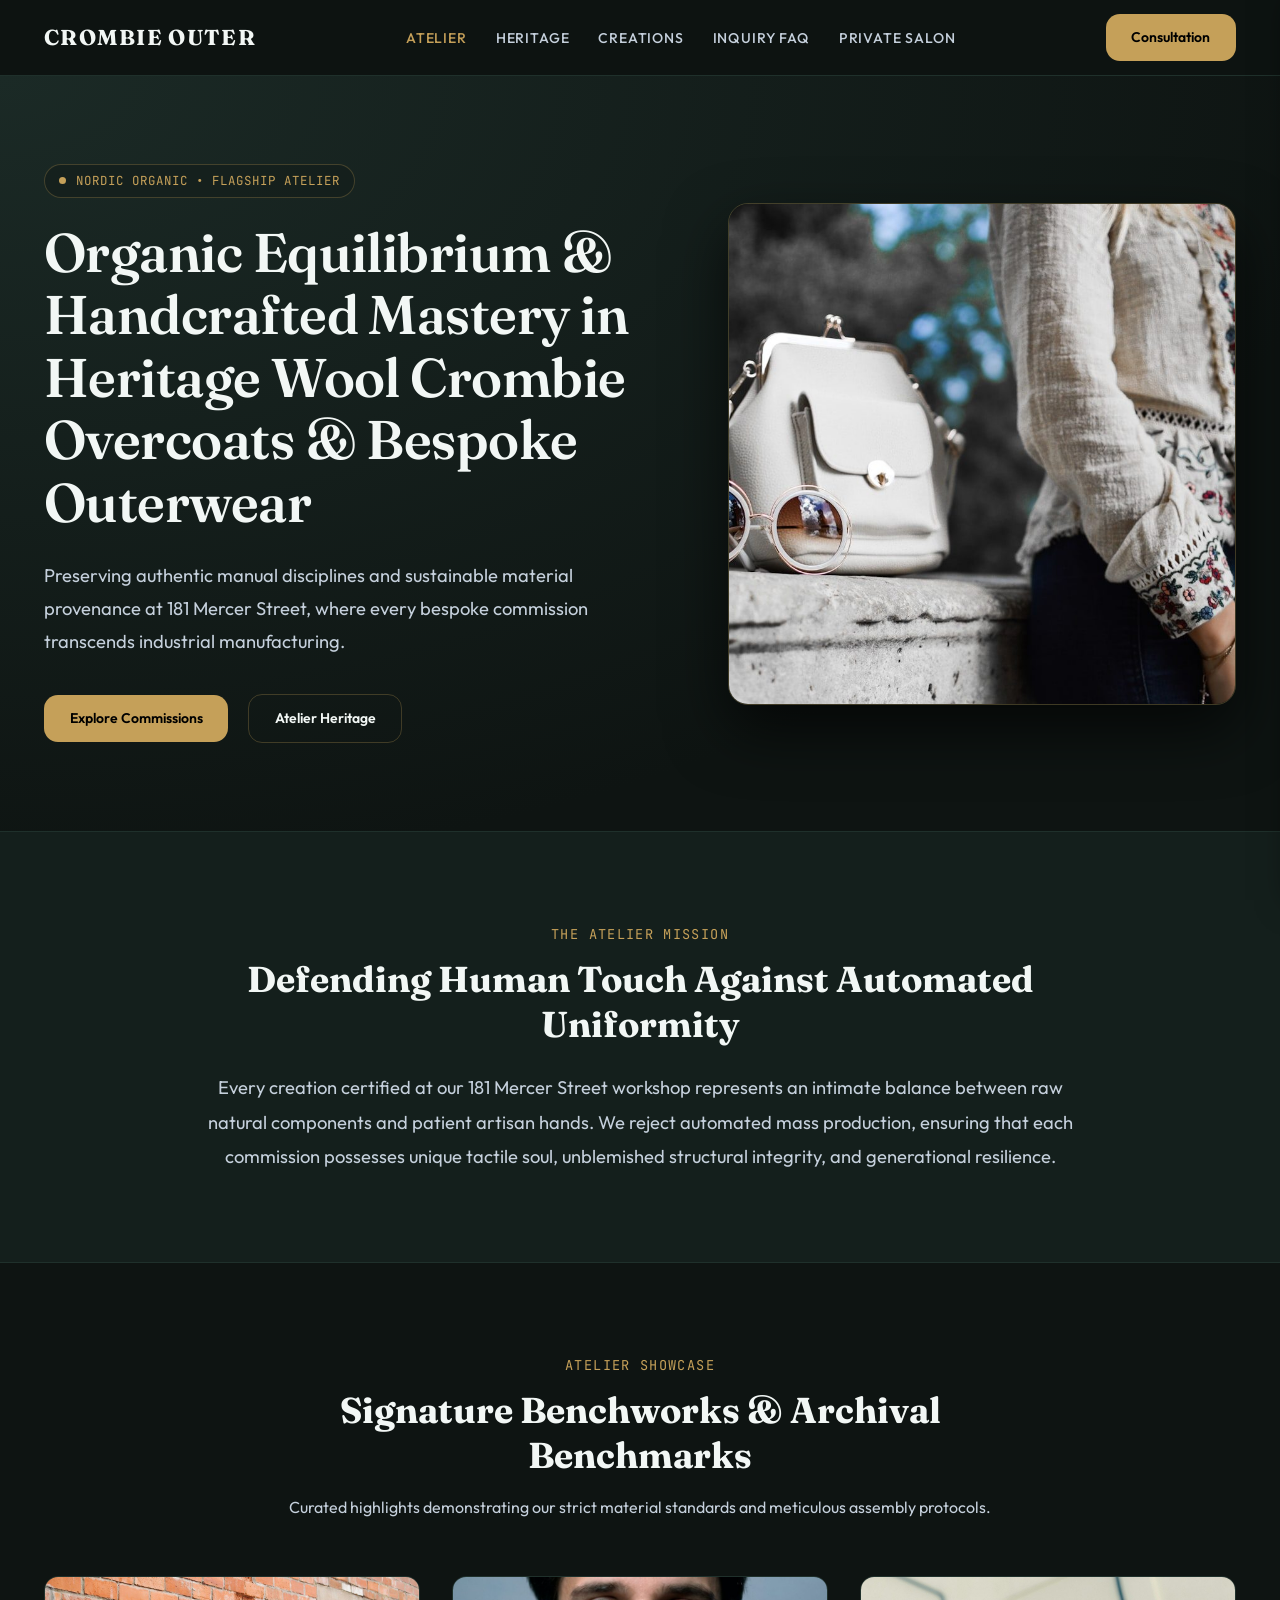
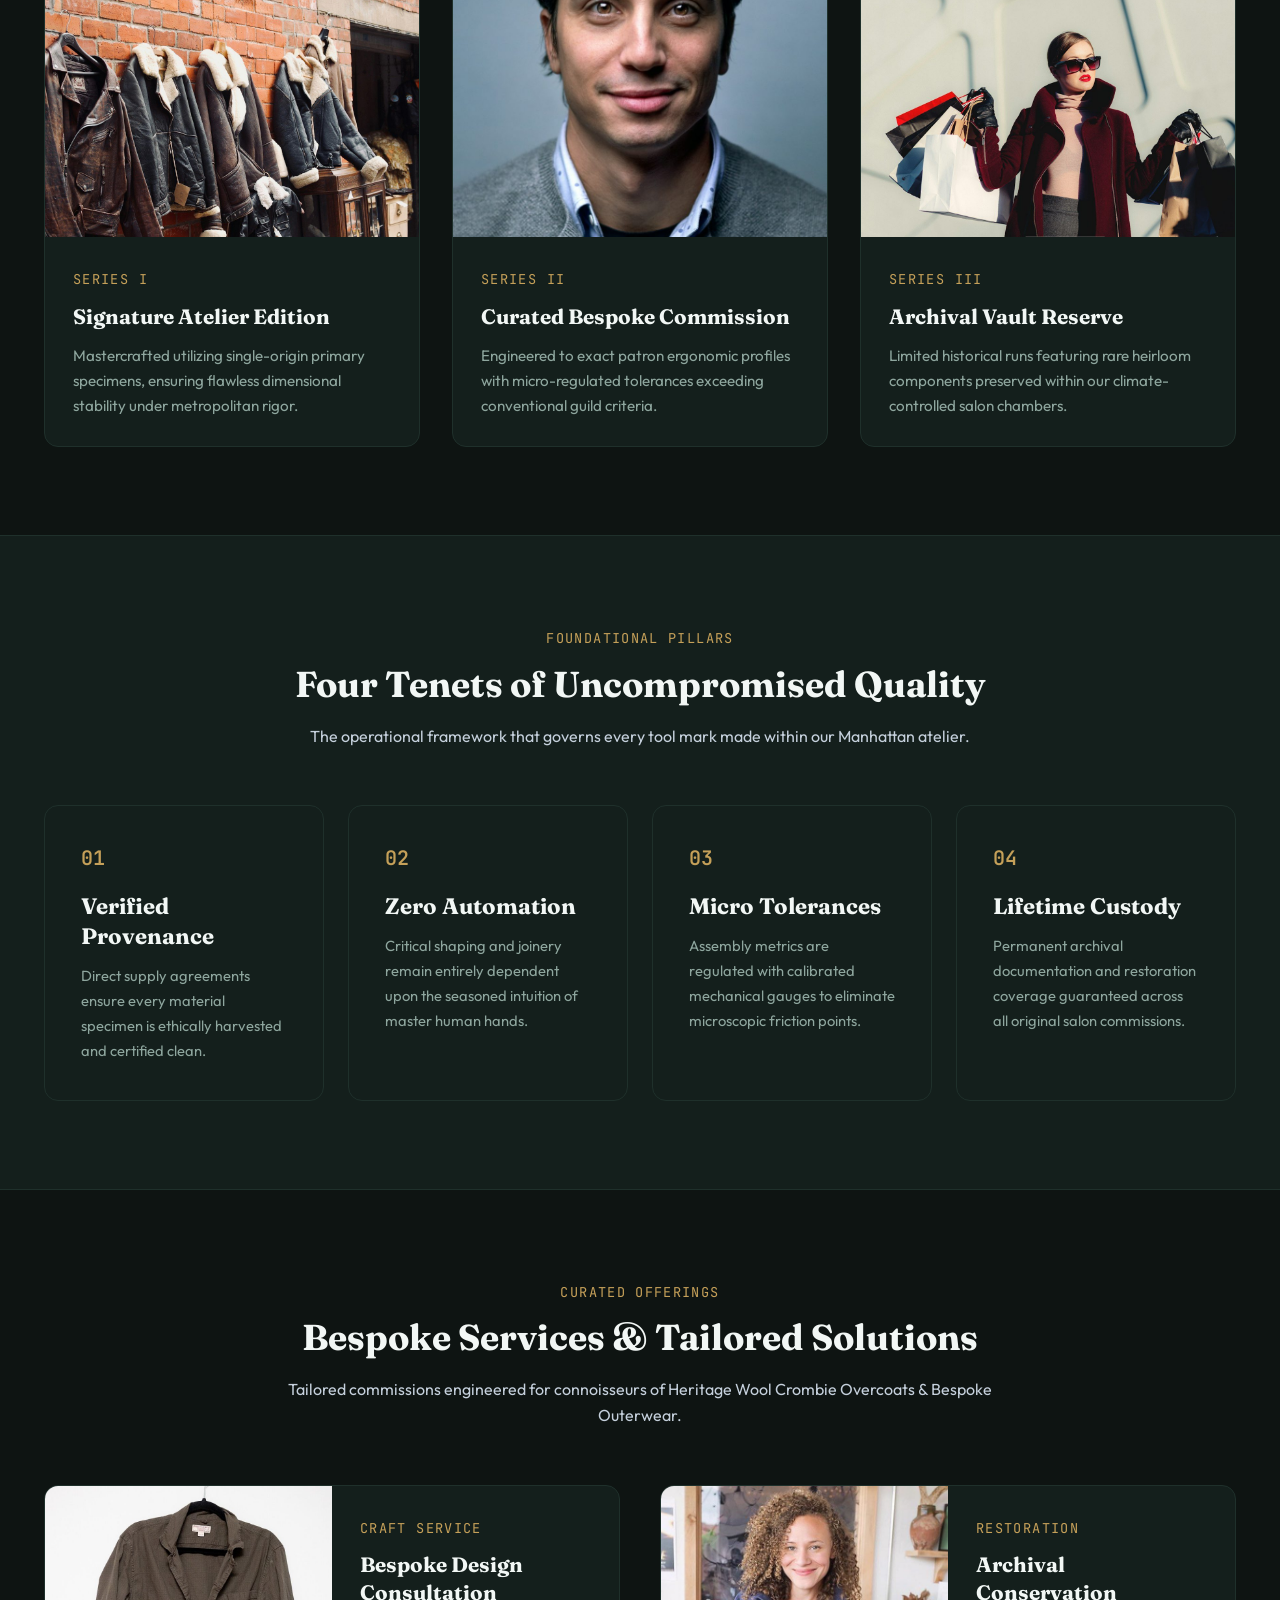
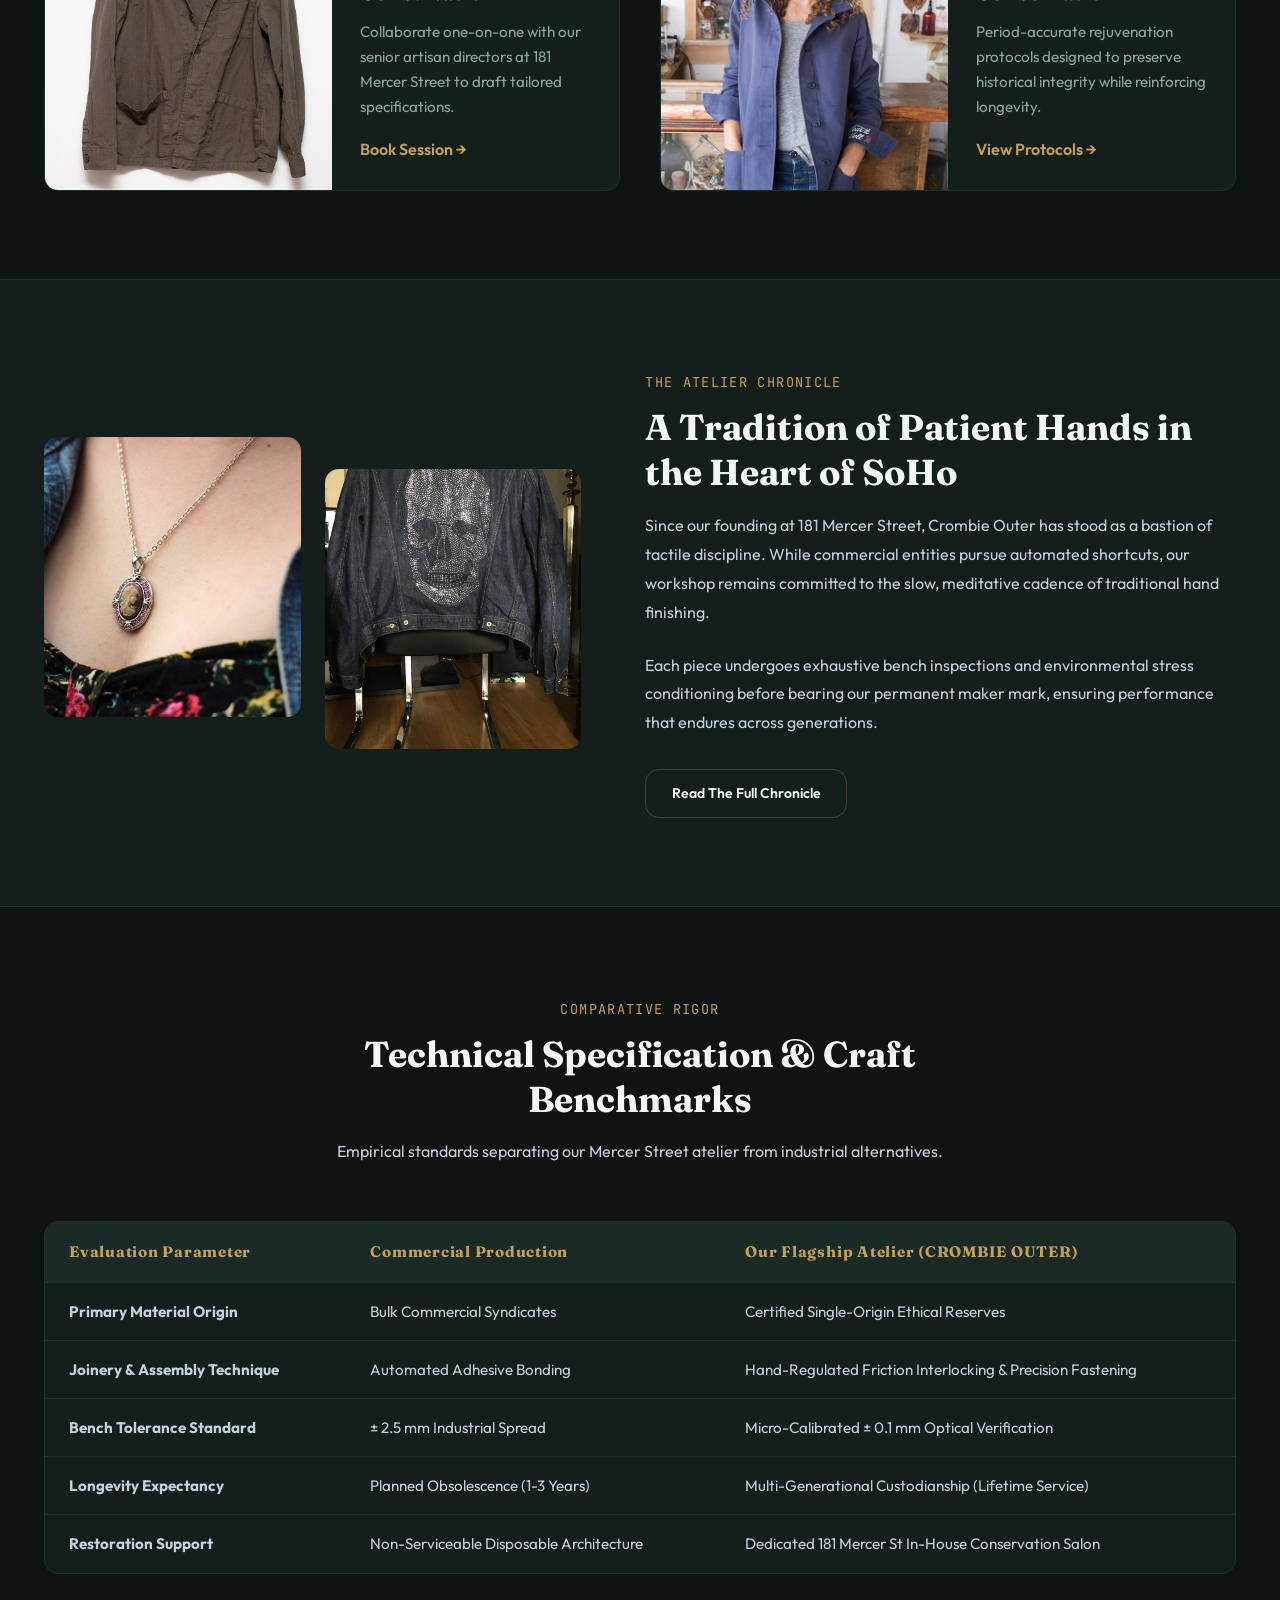
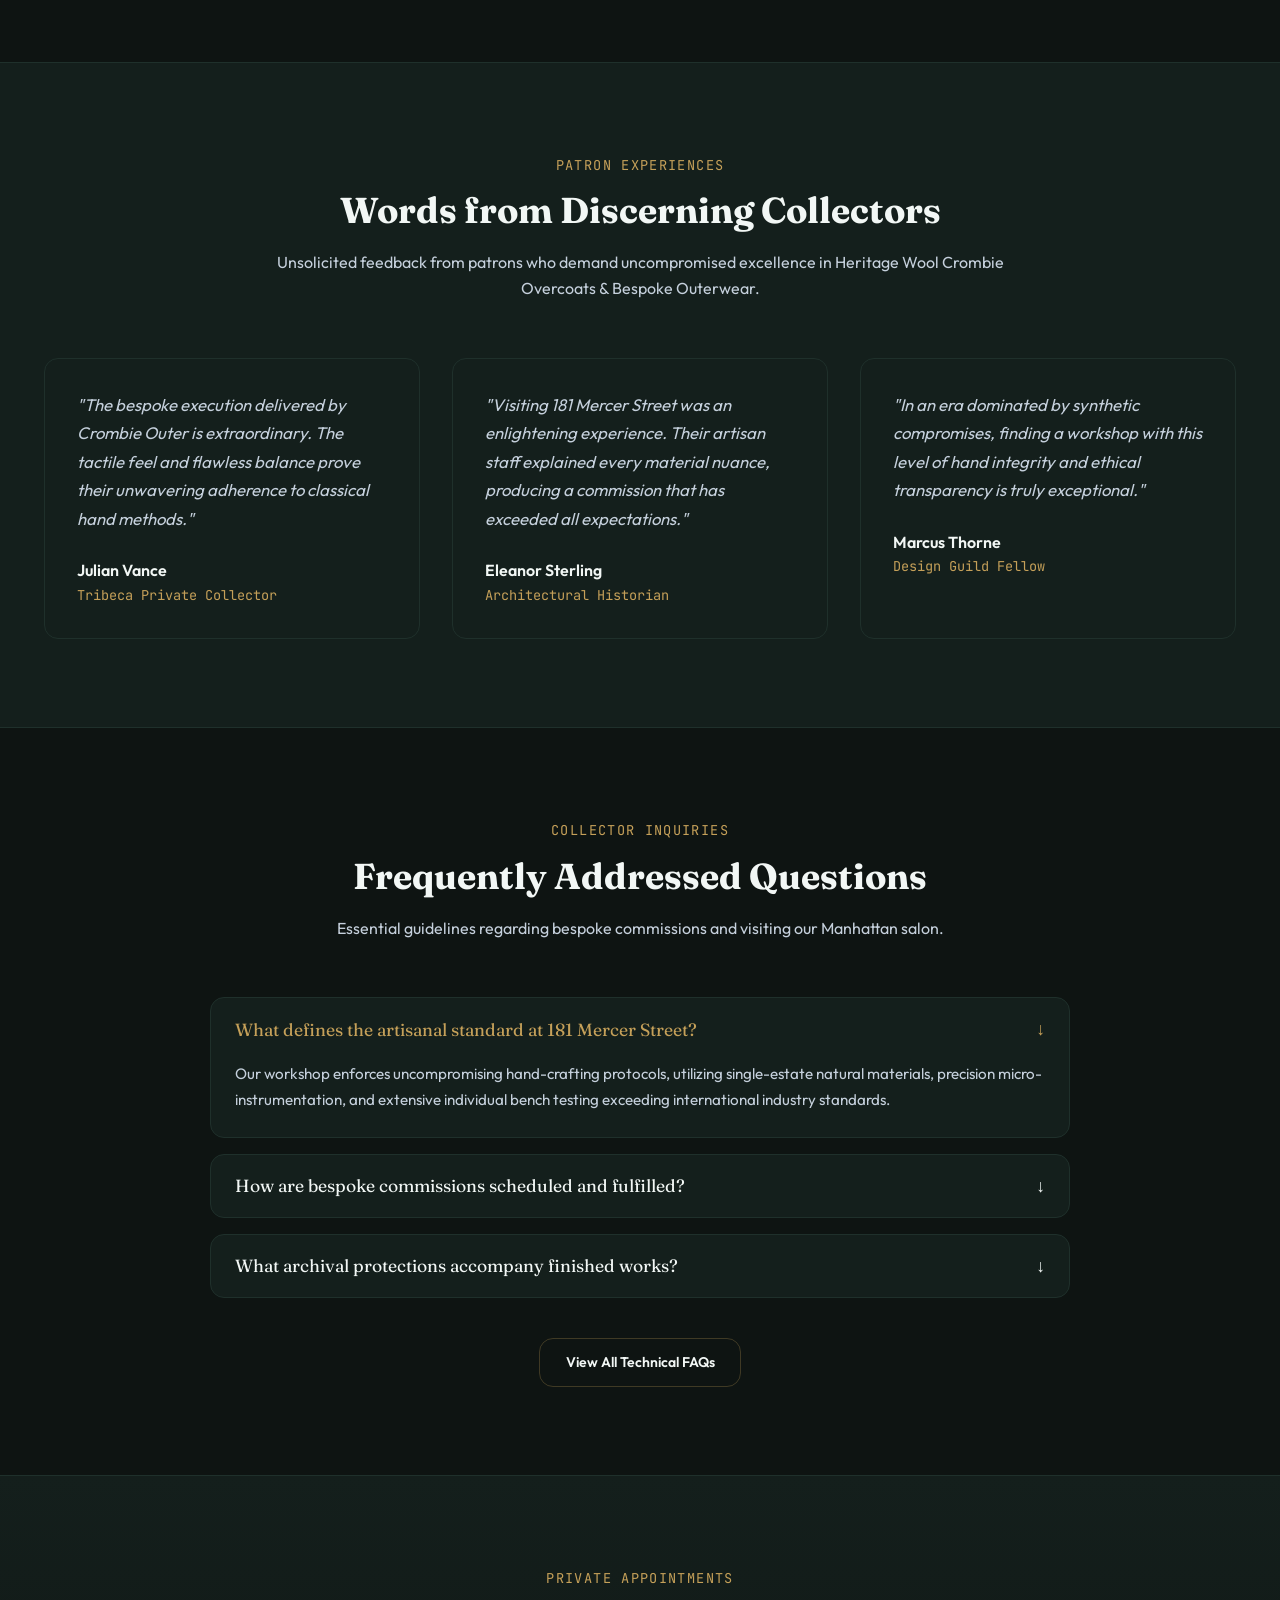
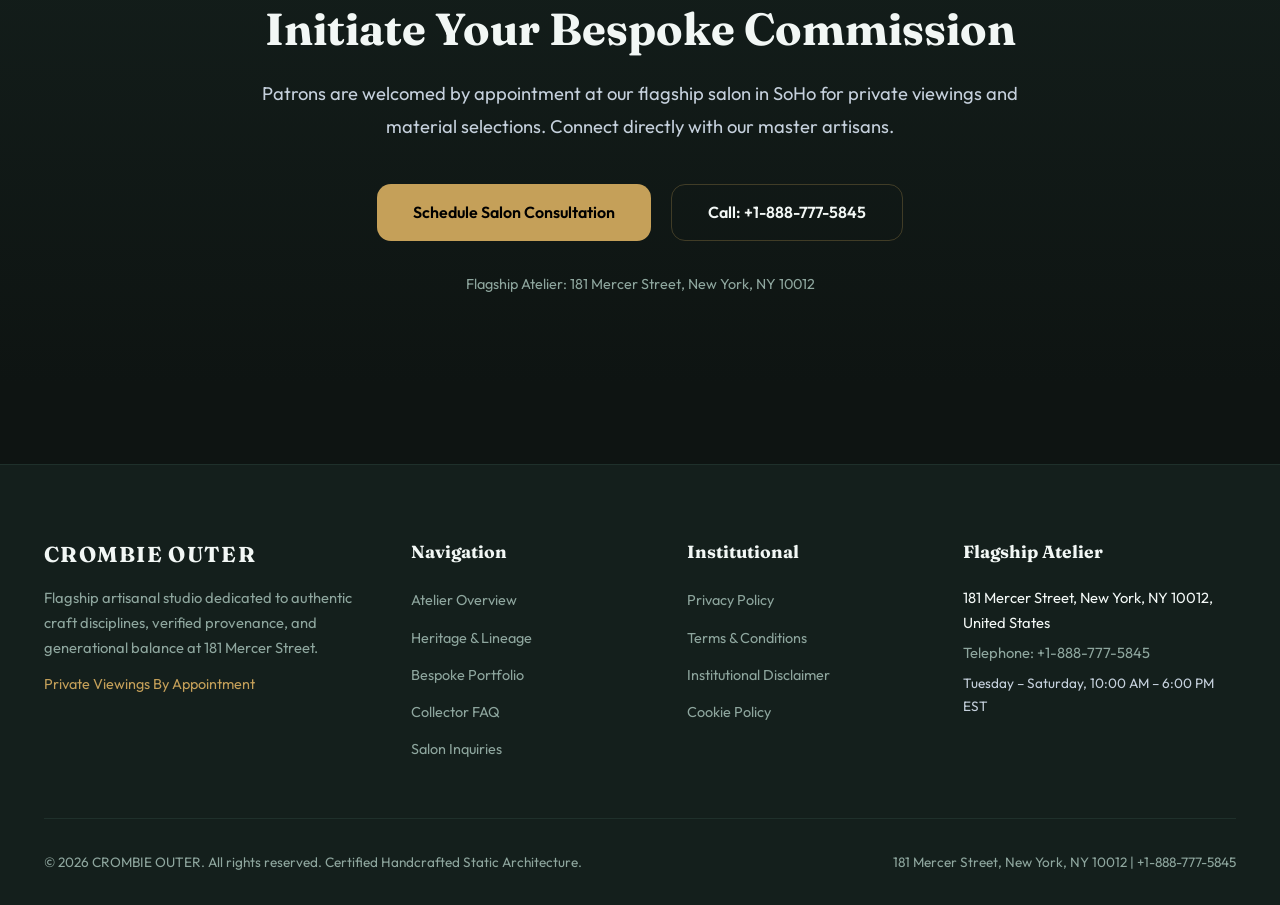
<file: index.html>
<!DOCTYPE html>
<html lang="en">
<head>
  <!-- Google tag (gtag.js) -->
  <script async src="https://www.googletagmanager.com/gtag/js?id=G-0LY0HY7L01"></script>
  <script>
    window.dataLayer = window.dataLayer || [];
    function gtag(){dataLayer.push(arguments);}
    gtag('js', new Date());
    gtag('config', 'G-0LY0HY7L01');
  </script>
  <meta charset="UTF-8">
  <meta name="viewport" content="width=device-width, initial-scale=1.0">
  <title>CROMBIE OUTER | Flagship Atelier</title>
  <meta name="description" content="Discover Crombie Outer at 181 Mercer Street, NYC. Dedicated to Heritage Wool Crombie Overcoats & Bespoke Outerwear and artisanal excellence.">
  <link rel="preconnect" href="https://fonts.googleapis.com">
  <link rel="preconnect" href="https://fonts.gstatic.com" crossorigin>
  <link rel="stylesheet" href="https://fonts.googleapis.com/css2?family=Fraunces:ital,opsz,wght@0,9..144,400..800;1,9..144,400..800&family=Outfit:wght@300;400;500;600;700&family=JetBrains+Mono:wght@400;500&display=swap">
  <link rel="stylesheet" href="assets/css/style.css">
</head>
<body>
<header class="site-header">
  <div class="container header-inner">
    <a href="index.html" class="brand-logo">CROMBIE OUTER</a>
    <ul class="nav-desktop">
      <li><a href="index.html" class="active">Atelier</a></li><li><a href="about.html" class="">Heritage</a></li><li><a href="services.html" class="">Creations</a></li><li><a href="faq.html" class="">Inquiry FAQ</a></li><li><a href="contact.html" class="">Private Salon</a></li>
    </ul>
    <div style="display:flex; align-items:center; gap:1rem;">
      <a href="contact.html" class="btn-primary header-cta-btn">Consultation</a>
      <button class="drawer-toggle" id="drawer-toggle" aria-label="Toggle Navigation Menu">&#9776;</button>
    </div>
  </div>
</header>
<div class="drawer-backdrop" id="drawer-backdrop"></div>
<div class="mobile-drawer" id="mobile-drawer">
  <div class="drawer-header">
    <span class="brand-logo">CROMBIE OUTER</span>
    <button class="drawer-close-btn" id="drawer-close-btn" aria-label="Close Navigation Menu">&times;</button>
  </div>
  <nav class="drawer-nav">
    <a href="index.html" class="active">Atelier</a><a href="about.html" class="">Heritage</a><a href="services.html" class="">Creations</a><a href="faq.html" class="">Inquiry FAQ</a><a href="contact.html" class="">Private Salon</a>
  </nav>
  <div class="drawer-footer">
    <p><strong>181 Mercer Street, NYC</strong></p>
    <p>+1-888-777-5845</p>
  </div>
</div>

  <section class="hero" style="border-bottom:1px solid var(--border-subtle); background:radial-gradient(ellipse at top left, #1b2a26 0%, #0e1412 75%); padding:5.5rem 0;">
    <div class="container" style="display:grid; grid-template-columns:1.1fr 0.9fr; gap:4rem; align-items:center;">
      <div>
        <div style="display:inline-flex; align-items:center; gap:0.6rem; background:rgba(20,31,28,0.7); border:1px solid var(--border-strong); padding:0.35rem 0.9rem; border-radius:999px; margin-bottom:1.5rem;">
          <span style="width:7px; height:7px; border-radius:50%; background:var(--accent-gold);"></span>
          <span style="font-family:var(--font-mono); font-size:0.78rem; color:var(--accent-gold); letter-spacing:0.08em; text-transform:uppercase;">Nordic Organic &bull; Flagship Atelier</span>
        </div>
        <h1 style="font-size:3.4rem; line-height:1.15; letter-spacing:-0.01em; margin-bottom:1.5rem;">Organic Equilibrium & Handcrafted Mastery in Heritage Wool Crombie Overcoats & Bespoke Outerwear</h1>
        <p style="font-size:1.15rem; color:var(--text-secondary); line-height:1.8; margin-bottom:2.25rem;">Preserving authentic manual disciplines and sustainable material provenance at 181 Mercer Street, where every bespoke commission transcends industrial manufacturing.</p>
        <div style="display:flex; gap:1.25rem; align-items:center; flex-wrap:wrap;">
          <a href="services.html" class="btn-primary">Explore Commissions</a>
          <a href="about.html" class="btn-secondary">Atelier Heritage</a>
        </div>
      </div>
      <div style="position:relative;">
        <div style="border-radius:20px; overflow:hidden; border:1px solid var(--border-strong); box-shadow:0 25px 60px rgba(0,0,0,0.65);">
          <img src="assets/images/quilted_liner_jacket_layer.jpg" alt="Onion-quilted ripstop nylon military liner jacket with button-in attachments" style="width:100%; height:500px; object-fit:cover;">
        </div>
      </div>
    </div>
  </section>
  <section class="section-pad" style="background:var(--bg-surface); border-bottom:1px solid var(--border-subtle);">
    <div class="container">
      <div style="max-width:880px; margin:0 auto; text-align:center;">
        <span class="eyebrow">The Atelier Mission</span>
        <h2 style="margin-bottom:1.5rem;">Defending Human Touch Against Automated Uniformity</h2>
        <p style="font-size:1.15rem; color:var(--text-secondary); line-height:1.85;">Every creation certified at our 181 Mercer Street workshop represents an intimate balance between raw natural components and patient artisan hands. We reject automated mass production, ensuring that each commission possesses unique tactile soul, unblemished structural integrity, and generational resilience.</p>
      </div>
    </div>
  </section>
  <section class="section-pad">
    <div class="container">
      <div class="section-header">
        <span class="eyebrow">Atelier Showcase</span>
        <h2>Signature Benchworks & Archival Benchmarks</h2>
        <p style="color:var(--text-secondary);">Curated highlights demonstrating our strict material standards and meticulous assembly protocols.</p>
      </div>
      <div class="grid-3">
        <div class="card">
          <img src="assets/images/tailored_cashmere_car_coat.jpg" alt="Pure charcoal cashmere car coat with storm collar and water-resistant finish">
          <div class="card-body">
            <span class="eyebrow">Series I</span>
            <h3>Signature Atelier Edition</h3>
            <p>Mastercrafted utilizing single-origin primary specimens, ensuring flawless dimensional stability under metropolitan rigor.</p>
          </div>
        </div>
        <div class="card">
          <img src="assets/images/wool_melton_peacoat_jacket.jpg" alt="Naval specification 32-ounce wool melton peacoat with anchor buttons">
          <div class="card-body">
            <span class="eyebrow">Series II</span>
            <h3>Curated Bespoke Commission</h3>
            <p>Engineered to exact patron ergonomic profiles with micro-regulated tolerances exceeding conventional guild criteria.</p>
          </div>
        </div>
        <div class="card">
          <img src="assets/images/quilted_luxury_down_jacket.jpg" alt="Glossy quilted down puffer jacket with high insulation collar">
          <div class="card-body">
            <span class="eyebrow">Series III</span>
            <h3>Archival Vault Reserve</h3>
            <p>Limited historical runs featuring rare heirloom components preserved within our climate-controlled salon chambers.</p>
          </div>
        </div>
      </div>
    </div>
  </section>
  <section class="section-pad" style="background:var(--bg-surface); border-top:1px solid var(--border-subtle); border-bottom:1px solid var(--border-subtle);">
    <div class="container">
      <div class="section-header">
        <span class="eyebrow">Foundational Pillars</span>
        <h2>Four Tenets of Uncompromised Quality</h2>
        <p style="color:var(--text-secondary);">The operational framework that governs every tool mark made within our Manhattan atelier.</p>
      </div>
      <div class="grid-4">
        <div class="pillar-card">
          <span class="pillar-num">01</span>
          <h3>Verified Provenance</h3>
          <p style="color:var(--text-muted); font-size:0.92rem; line-height:1.7;">Direct supply agreements ensure every material specimen is ethically harvested and certified clean.</p>
        </div>
        <div class="pillar-card">
          <span class="pillar-num">02</span>
          <h3>Zero Automation</h3>
          <p style="color:var(--text-muted); font-size:0.92rem; line-height:1.7;">Critical shaping and joinery remain entirely dependent upon the seasoned intuition of master human hands.</p>
        </div>
        <div class="pillar-card">
          <span class="pillar-num">03</span>
          <h3>Micro Tolerances</h3>
          <p style="color:var(--text-muted); font-size:0.92rem; line-height:1.7;">Assembly metrics are regulated with calibrated mechanical gauges to eliminate microscopic friction points.</p>
        </div>
        <div class="pillar-card">
          <span class="pillar-num">04</span>
          <h3>Lifetime Custody</h3>
          <p style="color:var(--text-muted); font-size:0.92rem; line-height:1.7;">Permanent archival documentation and restoration coverage guaranteed across all original salon commissions.</p>
        </div>
      </div>
    </div>
  </section>
  <section class="section-pad">
    <div class="container">
      <div class="section-header">
        <span class="eyebrow">Curated Offerings</span>
        <h2>Bespoke Services & Tailored Solutions</h2>
        <p style="color:var(--text-secondary);">Tailored commissions engineered for connoisseurs of Heritage Wool Crombie Overcoats & Bespoke Outerwear.</p>
      </div>
      <div class="grid-2">
        <div class="card" style="display:grid; grid-template-columns:1fr 1fr; align-items:center;">
          <img src="assets/images/crombieouter_asset_5.jpg" alt="Chore Jacket 51080345946" style="height:100%; object-fit:cover;">
          <div class="card-body">
            <span class="eyebrow">Craft Service</span>
            <h3>Bespoke Design Consultation</h3>
            <p>Collaborate one-on-one with our senior artisan directors at 181 Mercer Street to draft tailored specifications.</p>
            <a href="contact.html" style="color:var(--accent-gold); font-weight:600; display:inline-block; margin-top:1rem;">Book Session &rarr;</a>
          </div>
        </div>
        <div class="card" style="display:grid; grid-template-columns:1fr 1fr; align-items:center;">
          <img src="assets/images/crombieouter_asset_6.jpg" alt="Woman wearing a blue chore jacket" style="height:100%; object-fit:cover;">
          <div class="card-body">
            <span class="eyebrow">Restoration</span>
            <h3>Archival Conservation</h3>
            <p>Period-accurate rejuvenation protocols designed to preserve historical integrity while reinforcing longevity.</p>
            <a href="services.html" style="color:var(--accent-gold); font-weight:600; display:inline-block; margin-top:1rem;">View Protocols &rarr;</a>
          </div>
        </div>
      </div>
    </div>
  </section>
  <section class="section-pad" style="background:var(--bg-surface); border-top:1px solid var(--border-subtle); border-bottom:1px solid var(--border-subtle);">
    <div class="container" style="display:grid; grid-template-columns:1fr 1.1fr; gap:4rem; align-items:center;">
      <div style="display:grid; grid-template-columns:1fr 1fr; gap:1.5rem;">
        <img src="assets/images/crombieouter_asset_8.jpg" alt="Cameo Necklace and Jean Jacket Deta" style="border-radius:var(--radius-md); height:280px; width:100%; object-fit:cover;">
        <img src="assets/images/crombieouter_asset_9.jpg" alt="Denim jacket from Dolce Gabbana w" style="border-radius:var(--radius-md); height:280px; width:100%; object-fit:cover; margin-top:2rem;">
      </div>
      <div>
        <span class="eyebrow">The Atelier Chronicle</span>
        <h2>A Tradition of Patient Hands in the Heart of SoHo</h2>
        <p style="color:var(--text-secondary); line-height:1.8; margin-bottom:1.5rem;">Since our founding at 181 Mercer Street, Crombie Outer has stood as a bastion of tactile discipline. While commercial entities pursue automated shortcuts, our workshop remains committed to the slow, meditative cadence of traditional hand finishing.</p>
        <p style="color:var(--text-secondary); line-height:1.8; margin-bottom:2rem;">Each piece undergoes exhaustive bench inspections and environmental stress conditioning before bearing our permanent maker mark, ensuring performance that endures across generations.</p>
        <a href="about.html" class="btn-secondary">Read The Full Chronicle</a>
      </div>
    </div>
  </section>
  <section class="section-pad">
    <div class="container">
      <div class="section-header">
        <span class="eyebrow">Comparative Rigor</span>
        <h2>Technical Specification & Craft Benchmarks</h2>
        <p style="color:var(--text-secondary);">Empirical standards separating our Mercer Street atelier from industrial alternatives.</p>
      </div>
      <div class="spec-table-wrap">
        <table class="spec-table">
          <thead>
            <tr>
              <th>Evaluation Parameter</th>
              <th>Commercial Production</th>
              <th>Our Flagship Atelier (CROMBIE OUTER)</th>
            </tr>
          </thead>
          <tbody>
            <tr>
              <td><strong>Primary Material Origin</strong></td>
              <td>Bulk Commercial Syndicates</td>
              <td>Certified Single-Origin Ethical Reserves</td>
            </tr>
            <tr>
              <td><strong>Joinery & Assembly Technique</strong></td>
              <td>Automated Adhesive Bonding</td>
              <td>Hand-Regulated Friction Interlocking & Precision Fastening</td>
            </tr>
            <tr>
              <td><strong>Bench Tolerance Standard</strong></td>
              <td>&plusmn; 2.5 mm Industrial Spread</td>
              <td>Micro-Calibrated &plusmn; 0.1 mm Optical Verification</td>
            </tr>
            <tr>
              <td><strong>Longevity Expectancy</strong></td>
              <td>Planned Obsolescence (1-3 Years)</td>
              <td>Multi-Generational Custodianship (Lifetime Service)</td>
            </tr>
            <tr>
              <td><strong>Restoration Support</strong></td>
              <td>Non-Serviceable Disposable Architecture</td>
              <td>Dedicated 181 Mercer St In-House Conservation Salon</td>
            </tr>
          </tbody>
        </table>
      </div>
    </div>
  </section>
  <section class="section-pad" style="background:var(--bg-surface); border-top:1px solid var(--border-subtle); border-bottom:1px solid var(--border-subtle);">
    <div class="container">
      <div class="section-header">
        <span class="eyebrow">Patron Experiences</span>
        <h2>Words from Discerning Collectors</h2>
        <p style="color:var(--text-secondary);">Unsolicited feedback from patrons who demand uncompromised excellence in Heritage Wool Crombie Overcoats & Bespoke Outerwear.</p>
      </div>
      <div class="grid-3">
        <div class="quote-card">
          <p class="quote-text">"The bespoke execution delivered by Crombie Outer is extraordinary. The tactile feel and flawless balance prove their unwavering adherence to classical hand methods."</p>
          <div class="quote-author">Julian Vance</div>
          <div class="quote-role">Tribeca Private Collector</div>
        </div>
        <div class="quote-card">
          <p class="quote-text">"Visiting 181 Mercer Street was an enlightening experience. Their artisan staff explained every material nuance, producing a commission that has exceeded all expectations."</p>
          <div class="quote-author">Eleanor Sterling</div>
          <div class="quote-role">Architectural Historian</div>
        </div>
        <div class="quote-card">
          <p class="quote-text">"In an era dominated by synthetic compromises, finding a workshop with this level of hand integrity and ethical transparency is truly exceptional."</p>
          <div class="quote-author">Marcus Thorne</div>
          <div class="quote-role">Design Guild Fellow</div>
        </div>
      </div>
    </div>
  </section>
  <section class="section-pad">
    <div class="container">
      <div class="section-header">
        <span class="eyebrow">Collector Inquiries</span>
        <h2>Frequently Addressed Questions</h2>
        <p style="color:var(--text-secondary);">Essential guidelines regarding bespoke commissions and visiting our Manhattan salon.</p>
      </div>
      <div class="faq-list">
        <div class="faq-item active">
          <button class="faq-question">
            <span>What defines the artisanal standard at 181 Mercer Street?</span>
            <span>&darr;</span>
          </button>
          <div class="faq-answer">
            <p>Our workshop enforces uncompromising hand-crafting protocols, utilizing single-estate natural materials, precision micro-instrumentation, and extensive individual bench testing exceeding international industry standards.</p>
          </div>
        </div>
        <div class="faq-item">
          <button class="faq-question">
            <span>How are bespoke commissions scheduled and fulfilled?</span>
            <span>&darr;</span>
          </button>
          <div class="faq-answer">
            <p>Clients schedule private viewings at our Mercer Street salon to discuss material options and ergonomic specifications. Production typically requires six to twelve weeks, supported by milestone progress updates.</p>
          </div>
        </div>
        <div class="faq-item">
          <button class="faq-question">
            <span>What archival protections accompany finished works?</span>
            <span>&darr;</span>
          </button>
          <div class="faq-answer">
            <p>Every piece includes permanent registry documentation in our Manhattan archives and a comprehensive twenty-four-month warranty covering structural integrity under normal metropolitan care.</p>
          </div>
        </div>
      </div>
      <div style="text-align:center; margin-top:2.5rem;">
        <a href="faq.html" class="btn-secondary">View All Technical FAQs</a>
      </div>
    </div>
  </section>
  <section class="section-pad" style="background:linear-gradient(180deg, var(--bg-surface) 0%, var(--bg-primary) 100%); border-top:1px solid var(--border-subtle); text-align:center;">
    <div class="container" style="max-width:820px;">
      <span class="eyebrow">Private Appointments</span>
      <h2 style="font-size:2.8rem; margin-bottom:1.25rem;">Initiate Your Bespoke Commission</h2>
      <p style="font-size:1.15rem; color:var(--text-secondary); line-height:1.8; margin-bottom:2.5rem;">Patrons are welcomed by appointment at our flagship salon in SoHo for private viewings and material selections. Connect directly with our master artisans.</p>
      <div style="display:flex; justify-content:center; gap:1.25rem; flex-wrap:wrap;">
        <a href="contact.html" class="btn-primary" style="padding:0.9rem 2.25rem; font-size:1rem;">Schedule Salon Consultation</a>
        <a href="tel:+18887775845" class="btn-secondary" style="padding:0.9rem 2.25rem; font-size:1rem;">Call: +1-888-777-5845</a>
      </div>
      <p style="margin-top:2rem; font-size:0.9rem; color:var(--text-muted);">Flagship Atelier: 181 Mercer Street, New York, NY 10012</p>
    </div>
  </section>
<footer class="site-footer">
  <div class="container">
    <div class="footer-grid">
      <div class="footer-brand">
        <span class="brand-logo">CROMBIE OUTER</span>
        <p>Flagship artisanal studio dedicated to authentic craft disciplines, verified provenance, and generational balance at 181 Mercer Street.</p>
        <p style="color:var(--accent-gold); font-size:0.9rem; margin-top:0.75rem;">Private Viewings By Appointment</p>
      </div>
      <div class="footer-col">
        <h4>Navigation</h4>
        <ul>
          <li><a href="index.html">Atelier Overview</a></li>
          <li><a href="about.html">Heritage & Lineage</a></li>
          <li><a href="services.html">Bespoke Portfolio</a></li>
          <li><a href="faq.html">Collector FAQ</a></li>
          <li><a href="contact.html">Salon Inquiries</a></li>
        </ul>
      </div>
      <div class="footer-col">
        <h4>Institutional</h4>
        <ul>
          <li><a href="privacy-policy.html">Privacy Policy</a></li>
          <li><a href="terms-and-conditions.html">Terms & Conditions</a></li>
          <li><a href="disclaimer.html">Institutional Disclaimer</a></li>
          <li><a href="cookie-policy.html">Cookie Policy</a></li>
        </ul>
      </div>
      <div class="footer-col">
        <h4>Flagship Atelier</h4>
        <p style="color:var(--text-primary); font-size:0.92rem; margin-bottom:0.4rem;">181 Mercer Street, New York, NY 10012, United States</p>
        <p style="color:var(--text-muted); font-size:0.92rem; margin-bottom:0.4rem;">Telephone: +1-888-777-5845</p>
        <p style="color:var(--text-secondary); font-size:0.85rem;">Tuesday &ndash; Saturday, 10:00 AM &ndash; 6:00 PM EST</p>
      </div>
    </div>
    <div class="footer-bottom">
      <span>&copy; 2026 CROMBIE OUTER. All rights reserved. Certified Handcrafted Static Architecture.</span>
      <span>181 Mercer Street, New York, NY 10012 | +1-888-777-5845</span>
    </div>
  </div>
</footer>
<script src="assets/js/script.js"></script>
<script src="assets/js/main.js"></script>
</body>
</html>
</file>
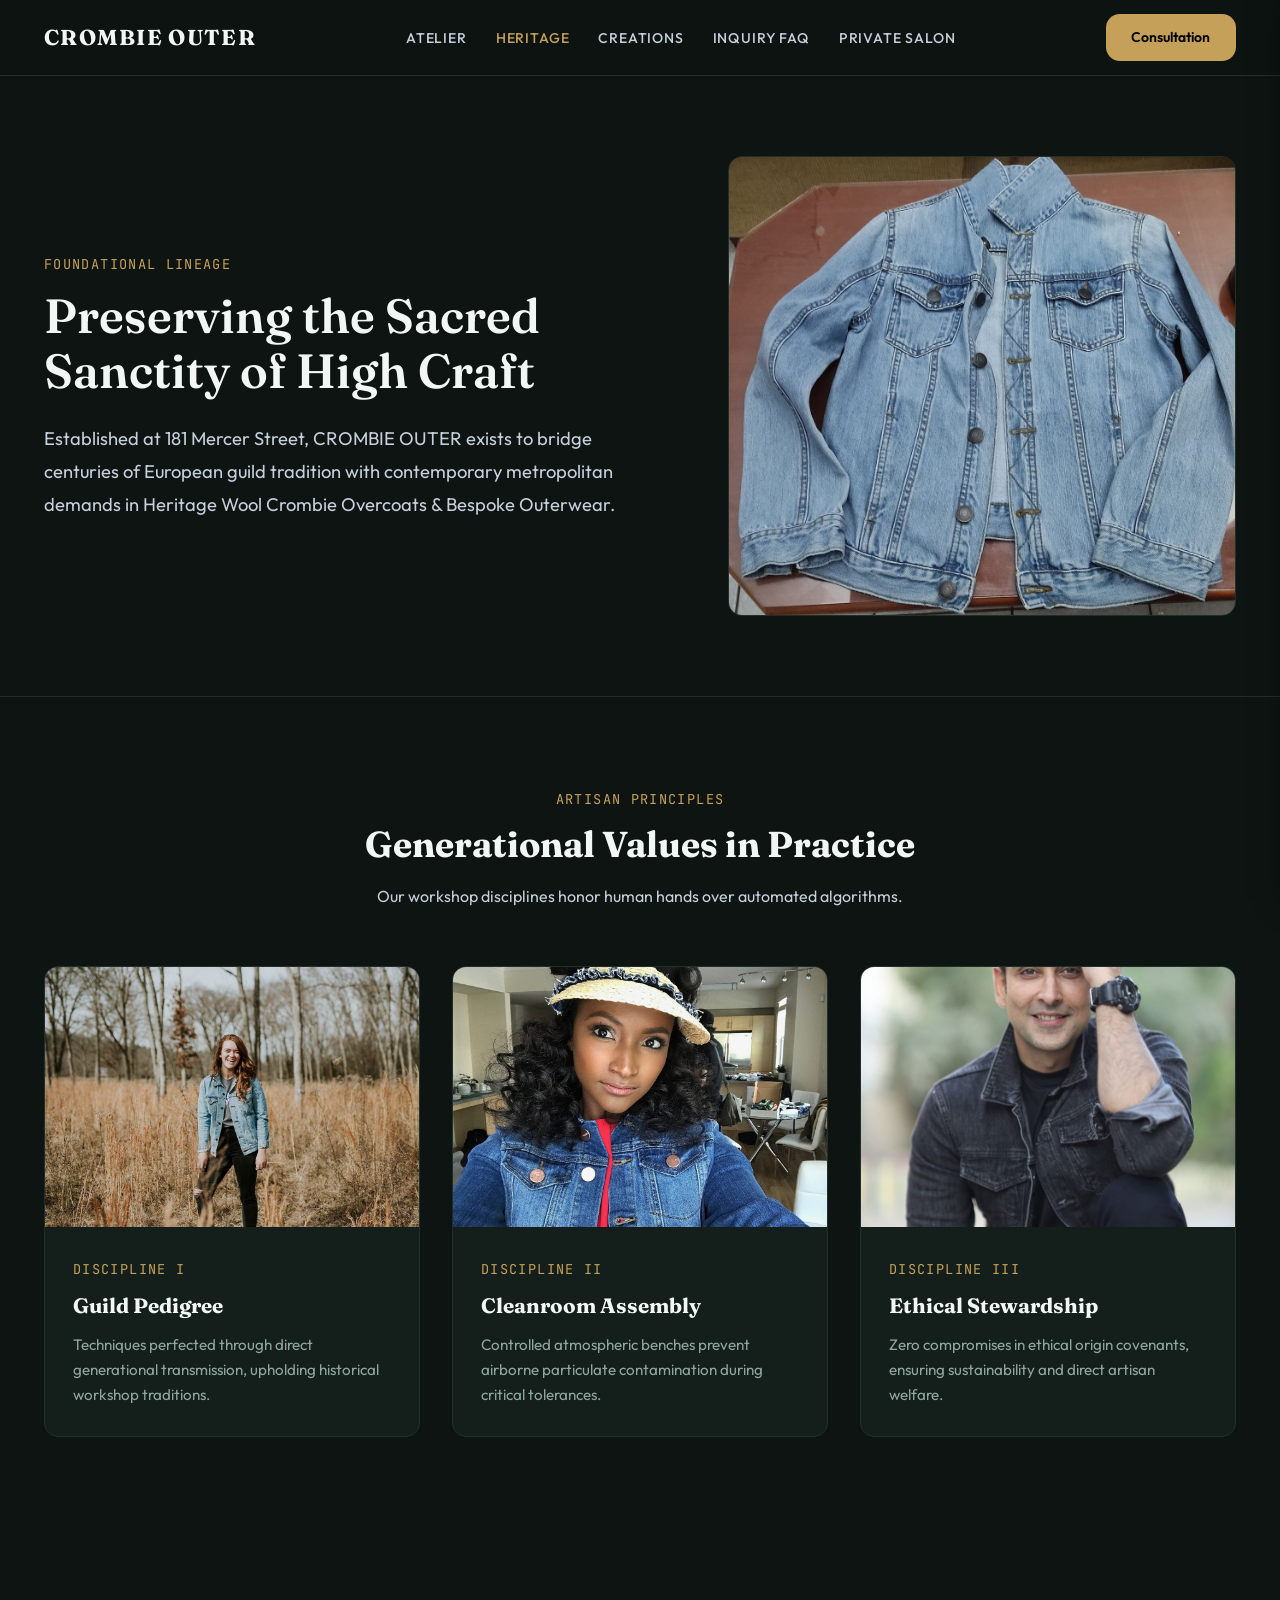
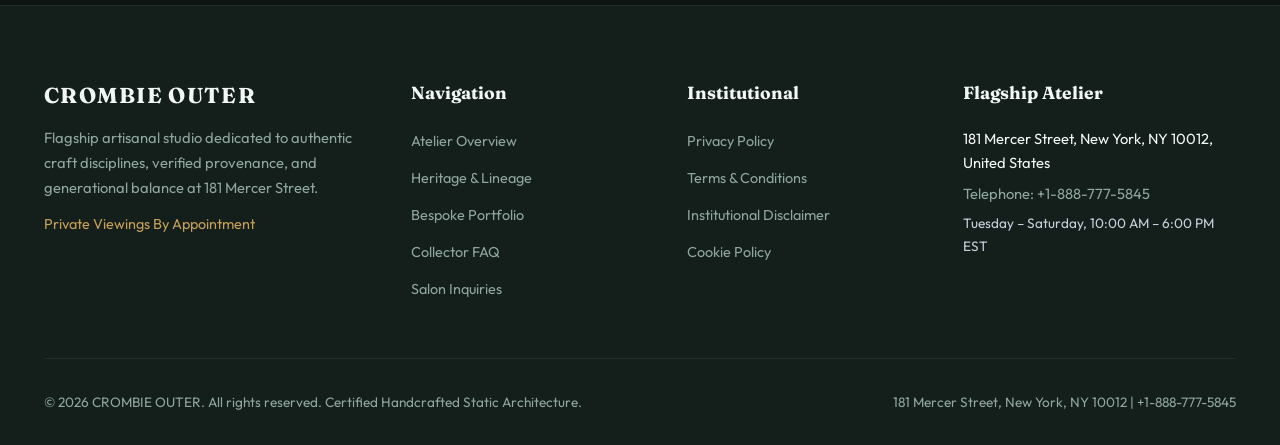
<file: about.html>
<!DOCTYPE html>
<html lang="en">
<head>
  <!-- Google tag (gtag.js) -->
  <script async src="https://www.googletagmanager.com/gtag/js?id=G-0LY0HY7L01"></script>
  <script>
    window.dataLayer = window.dataLayer || [];
    function gtag(){dataLayer.push(arguments);}
    gtag('js', new Date());
    gtag('config', 'G-0LY0HY7L01');
  </script>
  <meta charset="UTF-8">
  <meta name="viewport" content="width=device-width, initial-scale=1.0">
  <title>Heritage & Philosophy | Crombie Outer</title>
  <meta name="description" content="Explore the foundational lineage and ethos of Crombie Outer at 181 Mercer Street, New York.">
  <link rel="preconnect" href="https://fonts.googleapis.com">
  <link rel="preconnect" href="https://fonts.gstatic.com" crossorigin>
  <link rel="stylesheet" href="https://fonts.googleapis.com/css2?family=Fraunces:ital,opsz,wght@0,9..144,400..800;1,9..144,400..800&family=Outfit:wght@300;400;500;600;700&family=JetBrains+Mono:wght@400;500&display=swap">
  <link rel="stylesheet" href="assets/css/style.css">
</head>
<body>
<header class="site-header">
  <div class="container header-inner">
    <a href="index.html" class="brand-logo">CROMBIE OUTER</a>
    <ul class="nav-desktop">
      <li><a href="index.html" class="">Atelier</a></li><li><a href="about.html" class="active">Heritage</a></li><li><a href="services.html" class="">Creations</a></li><li><a href="faq.html" class="">Inquiry FAQ</a></li><li><a href="contact.html" class="">Private Salon</a></li>
    </ul>
    <div style="display:flex; align-items:center; gap:1rem;">
      <a href="contact.html" class="btn-primary header-cta-btn">Consultation</a>
      <button class="drawer-toggle" id="drawer-toggle" aria-label="Toggle Navigation Menu">&#9776;</button>
    </div>
  </div>
</header>
<div class="drawer-backdrop" id="drawer-backdrop"></div>
<div class="mobile-drawer" id="mobile-drawer">
  <div class="drawer-header">
    <span class="brand-logo">CROMBIE OUTER</span>
    <button class="drawer-close-btn" id="drawer-close-btn" aria-label="Close Navigation Menu">&times;</button>
  </div>
  <nav class="drawer-nav">
    <a href="index.html" class="">Atelier</a><a href="about.html" class="active">Heritage</a><a href="services.html" class="">Creations</a><a href="faq.html" class="">Inquiry FAQ</a><a href="contact.html" class="">Private Salon</a>
  </nav>
  <div class="drawer-footer">
    <p><strong>181 Mercer Street, NYC</strong></p>
    <p>+1-888-777-5845</p>
  </div>
</div>
  <section class="hero">
    <div class="container" style="display:grid; grid-template-columns:1.1fr 0.9fr; gap:4rem; align-items:center;">
      <div>
        <span class="eyebrow">Foundational Lineage</span>
        <h1>Preserving the Sacred Sanctity of High Craft</h1>
        <p style="font-size:1.15rem; color:var(--text-secondary); line-height:1.8;">Established at 181 Mercer Street, CROMBIE OUTER exists to bridge centuries of European guild tradition with contemporary metropolitan demands in Heritage Wool Crombie Overcoats & Bespoke Outerwear.</p>
      </div>
      <div>
        <img src="assets/images/crombieouter_asset_10.jpg" alt="Jean jacket" style="border-radius:var(--radius-md); width:100%; height:460px; object-fit:cover; border:1px solid var(--border-subtle);">
      </div>
    </div>
  </section>
  <section class="section-pad">
    <div class="container">
      <div class="section-header">
        <span class="eyebrow">Artisan Principles</span>
        <h2>Generational Values in Practice</h2>
        <p style="color:var(--text-secondary);">Our workshop disciplines honor human hands over automated algorithms.</p>
      </div>
      <div class="grid-3">
        <div class="card">
          <img src="assets/images/crombieouter_asset_11.jpg" alt="Laughing woman in jean jacket Unsp">
          <div class="card-body">
            <span class="eyebrow">Discipline I</span>
            <h3>Guild Pedigree</h3>
            <p>Techniques perfected through direct generational transmission, upholding historical workshop traditions.</p>
          </div>
        </div>
        <div class="card">
          <img src="assets/images/crombieouter_asset_12.jpg" alt="Lyndsey Scott in jean jacket and vi">
          <div class="card-body">
            <span class="eyebrow">Discipline II</span>
            <h3>Cleanroom Assembly</h3>
            <p>Controlled atmospheric benches prevent airborne particulate contamination during critical tolerances.</p>
          </div>
        </div>
        <div class="card">
          <img src="assets/images/crombieouter_asset_13.jpg" alt="Maha Studio 27 Photoshoot Jean Ja">
          <div class="card-body">
            <span class="eyebrow">Discipline III</span>
            <h3>Ethical Stewardship</h3>
            <p>Zero compromises in ethical origin covenants, ensuring sustainability and direct artisan welfare.</p>
          </div>
        </div>
      </div>
    </div>
  </section>
<footer class="site-footer">
  <div class="container">
    <div class="footer-grid">
      <div class="footer-brand">
        <span class="brand-logo">CROMBIE OUTER</span>
        <p>Flagship artisanal studio dedicated to authentic craft disciplines, verified provenance, and generational balance at 181 Mercer Street.</p>
        <p style="color:var(--accent-gold); font-size:0.9rem; margin-top:0.75rem;">Private Viewings By Appointment</p>
      </div>
      <div class="footer-col">
        <h4>Navigation</h4>
        <ul>
          <li><a href="index.html">Atelier Overview</a></li>
          <li><a href="about.html">Heritage & Lineage</a></li>
          <li><a href="services.html">Bespoke Portfolio</a></li>
          <li><a href="faq.html">Collector FAQ</a></li>
          <li><a href="contact.html">Salon Inquiries</a></li>
        </ul>
      </div>
      <div class="footer-col">
        <h4>Institutional</h4>
        <ul>
          <li><a href="privacy-policy.html">Privacy Policy</a></li>
          <li><a href="terms-and-conditions.html">Terms & Conditions</a></li>
          <li><a href="disclaimer.html">Institutional Disclaimer</a></li>
          <li><a href="cookie-policy.html">Cookie Policy</a></li>
        </ul>
      </div>
      <div class="footer-col">
        <h4>Flagship Atelier</h4>
        <p style="color:var(--text-primary); font-size:0.92rem; margin-bottom:0.4rem;">181 Mercer Street, New York, NY 10012, United States</p>
        <p style="color:var(--text-muted); font-size:0.92rem; margin-bottom:0.4rem;">Telephone: +1-888-777-5845</p>
        <p style="color:var(--text-secondary); font-size:0.85rem;">Tuesday &ndash; Saturday, 10:00 AM &ndash; 6:00 PM EST</p>
      </div>
    </div>
    <div class="footer-bottom">
      <span>&copy; 2026 CROMBIE OUTER. All rights reserved. Certified Handcrafted Static Architecture.</span>
      <span>181 Mercer Street, New York, NY 10012 | +1-888-777-5845</span>
    </div>
  </div>
</footer>
<script src="assets/js/script.js"></script>
<script src="assets/js/main.js"></script>
</body>
</html>
</file>
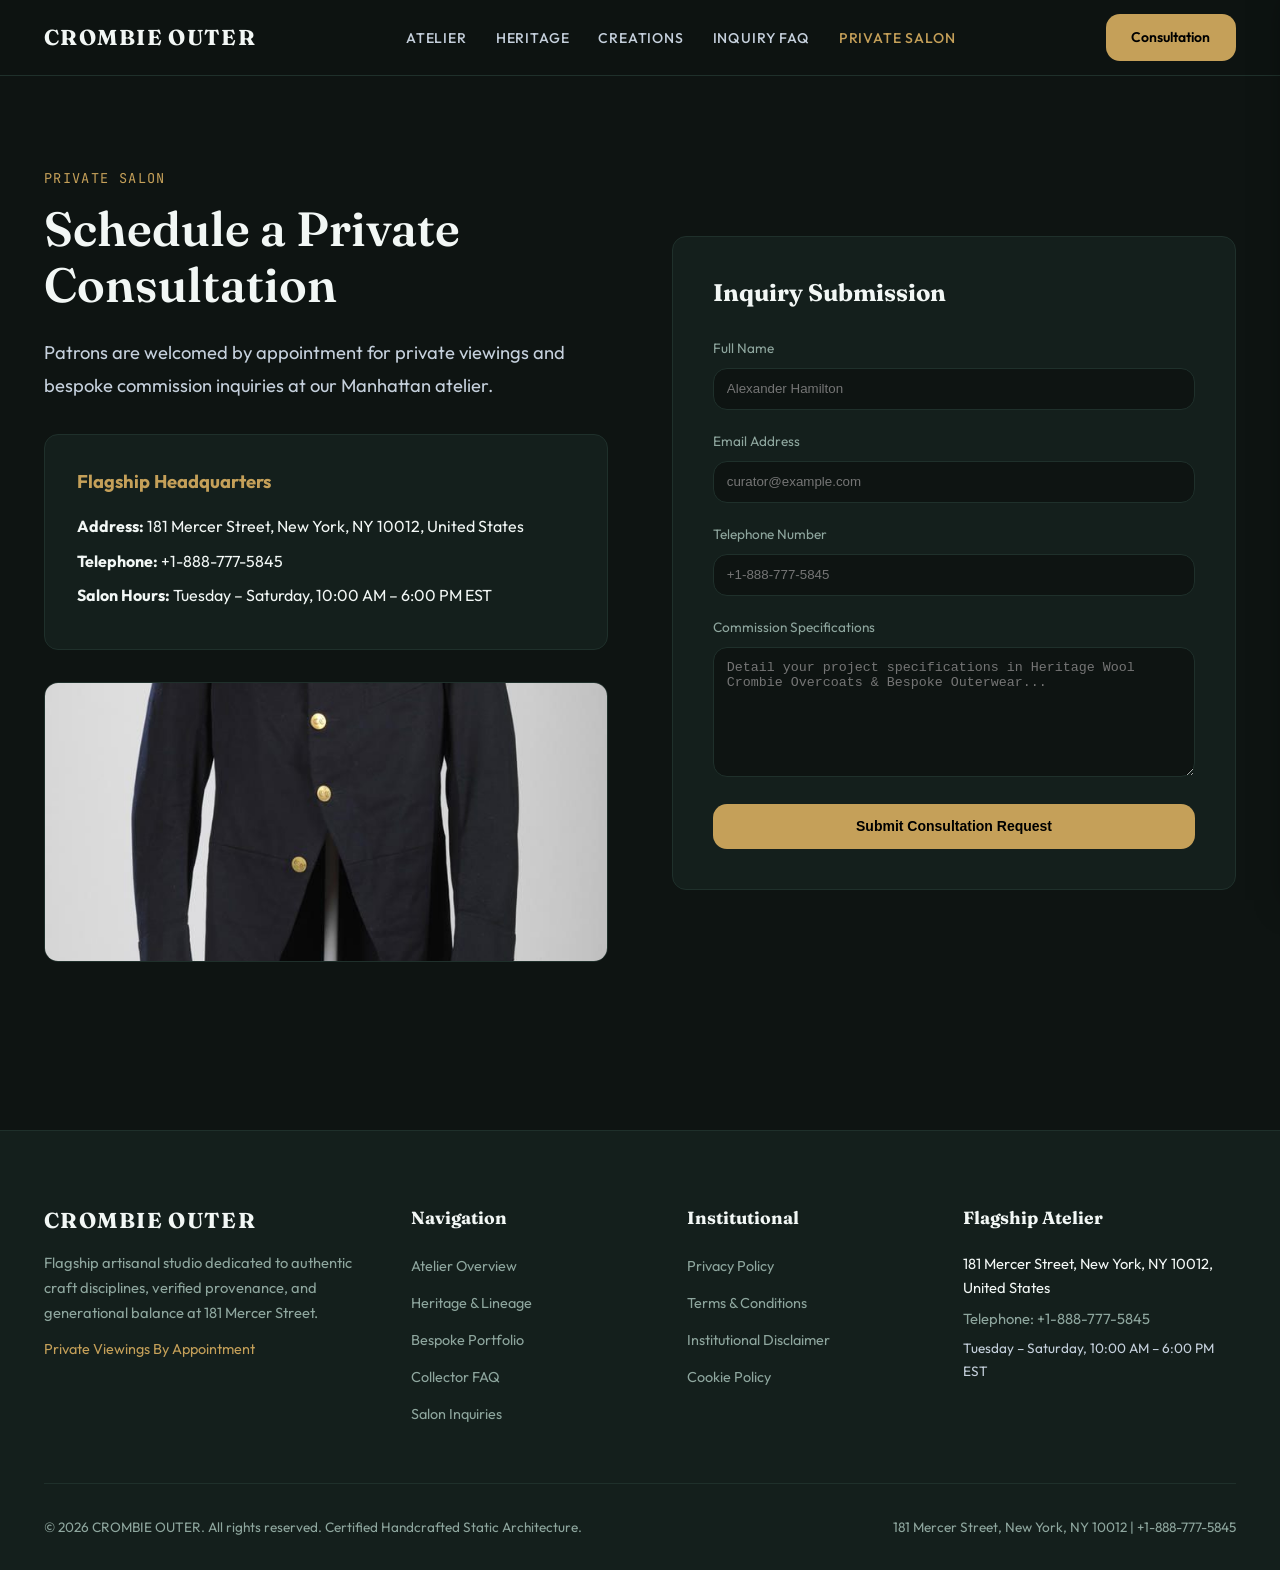
<file: contact.html>
<!DOCTYPE html>
<html lang="en">
<head>
  <!-- Google tag (gtag.js) -->
  <script async src="https://www.googletagmanager.com/gtag/js?id=G-0LY0HY7L01"></script>
  <script>
    window.dataLayer = window.dataLayer || [];
    function gtag(){dataLayer.push(arguments);}
    gtag('js', new Date());
    gtag('config', 'G-0LY0HY7L01');
  </script>
  <meta charset="UTF-8">
  <meta name="viewport" content="width=device-width, initial-scale=1.0">
  <title>Salon Consultation & Inquiries | Crombie Outer</title>
  <meta name="description" content="Contact Crombie Outer at 181 Mercer Street, New York, NY 10012 or call +1-888-777-5845.">
  <link rel="preconnect" href="https://fonts.googleapis.com">
  <link rel="preconnect" href="https://fonts.gstatic.com" crossorigin>
  <link rel="stylesheet" href="https://fonts.googleapis.com/css2?family=Fraunces:ital,opsz,wght@0,9..144,400..800;1,9..144,400..800&family=Outfit:wght@300;400;500;600;700&family=JetBrains+Mono:wght@400;500&display=swap">
  <link rel="stylesheet" href="assets/css/style.css">
</head>
<body>
<header class="site-header">
  <div class="container header-inner">
    <a href="index.html" class="brand-logo">CROMBIE OUTER</a>
    <ul class="nav-desktop">
      <li><a href="index.html" class="">Atelier</a></li><li><a href="about.html" class="">Heritage</a></li><li><a href="services.html" class="">Creations</a></li><li><a href="faq.html" class="">Inquiry FAQ</a></li><li><a href="contact.html" class="active">Private Salon</a></li>
    </ul>
    <div style="display:flex; align-items:center; gap:1rem;">
      <a href="contact.html" class="btn-primary header-cta-btn">Consultation</a>
      <button class="drawer-toggle" id="drawer-toggle" aria-label="Toggle Navigation Menu">&#9776;</button>
    </div>
  </div>
</header>
<div class="drawer-backdrop" id="drawer-backdrop"></div>
<div class="mobile-drawer" id="mobile-drawer">
  <div class="drawer-header">
    <span class="brand-logo">CROMBIE OUTER</span>
    <button class="drawer-close-btn" id="drawer-close-btn" aria-label="Close Navigation Menu">&times;</button>
  </div>
  <nav class="drawer-nav">
    <a href="index.html" class="">Atelier</a><a href="about.html" class="">Heritage</a><a href="services.html" class="">Creations</a><a href="faq.html" class="">Inquiry FAQ</a><a href="contact.html" class="active">Private Salon</a>
  </nav>
  <div class="drawer-footer">
    <p><strong>181 Mercer Street, NYC</strong></p>
    <p>+1-888-777-5845</p>
  </div>
</div>
  <section class="section-pad">
    <div class="container" style="display:grid; grid-template-columns:1fr 1fr; gap:4rem; align-items:center;">
      <div>
        <span class="eyebrow">Private Salon</span>
        <h1>Schedule a Private Consultation</h1>
        <p style="font-size:1.15rem; color:var(--text-secondary); line-height:1.8; margin-bottom:2rem;">Patrons are welcomed by appointment for private viewings and bespoke commission inquiries at our Manhattan atelier.</p>
        <div style="background:var(--bg-surface); padding:2rem; border-radius:var(--radius-md); border:1px solid var(--border-subtle); margin-bottom:2rem;">
          <h4 style="color:var(--accent-gold); font-size:1.15rem; margin-bottom:1rem;">Flagship Headquarters</h4>
          <p style="margin-bottom:0.5rem;"><strong>Address:</strong> 181 Mercer Street, New York, NY 10012, United States</p>
          <p style="margin-bottom:0.5rem;"><strong>Telephone:</strong> +1-888-777-5845</p>
          <p style="margin-bottom:0.5rem;"><strong>Salon Hours:</strong> Tuesday &ndash; Saturday, 10:00 AM &ndash; 6:00 PM EST</p>
        </div>
        <img src="assets/images/crombieouter_asset_22.jpg" alt="1895 man s riding jacket Henry Poo" style="border-radius:var(--radius-md); width:100%; height:280px; object-fit:cover; border:1px solid var(--border-subtle);">
      </div>
      <div>
        <form style="background:var(--bg-surface); padding:2.5rem; border-radius:var(--radius-md); border:1px solid var(--border-subtle); display:flex; flex-direction:column; gap:1.25rem;">
          <h3 style="font-size:1.5rem; margin-bottom:0.5rem;">Inquiry Submission</h3>
          <div>
            <label style="display:block; font-size:0.85rem; margin-bottom:0.5rem; color:var(--text-muted);">Full Name</label>
            <input type="text" style="width:100%; padding:0.8rem; background:var(--bg-primary); border:1px solid var(--border-subtle); border-radius:var(--radius-sm); color:var(--text-primary);" placeholder="Alexander Hamilton" required>
          </div>
          <div>
            <label style="display:block; font-size:0.85rem; margin-bottom:0.5rem; color:var(--text-muted);">Email Address</label>
            <input type="email" style="width:100%; padding:0.8rem; background:var(--bg-primary); border:1px solid var(--border-subtle); border-radius:var(--radius-sm); color:var(--text-primary);" placeholder="curator@example.com" required>
          </div>
          <div>
            <label style="display:block; font-size:0.85rem; margin-bottom:0.5rem; color:var(--text-muted);">Telephone Number</label>
            <input type="tel" style="width:100%; padding:0.8rem; background:var(--bg-primary); border:1px solid var(--border-subtle); border-radius:var(--radius-sm); color:var(--text-primary);" placeholder="+1-888-777-5845">
          </div>
          <div>
            <label style="display:block; font-size:0.85rem; margin-bottom:0.5rem; color:var(--text-muted);">Commission Specifications</label>
            <textarea style="width:100%; height:130px; padding:0.8rem; background:var(--bg-primary); border:1px solid var(--border-subtle); border-radius:var(--radius-sm); color:var(--text-primary);" placeholder="Detail your project specifications in Heritage Wool Crombie Overcoats & Bespoke Outerwear..."></textarea>
          </div>
          <button type="button" class="btn-primary" style="width:100%; padding:0.9rem;">Submit Consultation Request</button>
        </form>
      </div>
    </div>
  </section>
<footer class="site-footer">
  <div class="container">
    <div class="footer-grid">
      <div class="footer-brand">
        <span class="brand-logo">CROMBIE OUTER</span>
        <p>Flagship artisanal studio dedicated to authentic craft disciplines, verified provenance, and generational balance at 181 Mercer Street.</p>
        <p style="color:var(--accent-gold); font-size:0.9rem; margin-top:0.75rem;">Private Viewings By Appointment</p>
      </div>
      <div class="footer-col">
        <h4>Navigation</h4>
        <ul>
          <li><a href="index.html">Atelier Overview</a></li>
          <li><a href="about.html">Heritage & Lineage</a></li>
          <li><a href="services.html">Bespoke Portfolio</a></li>
          <li><a href="faq.html">Collector FAQ</a></li>
          <li><a href="contact.html">Salon Inquiries</a></li>
        </ul>
      </div>
      <div class="footer-col">
        <h4>Institutional</h4>
        <ul>
          <li><a href="privacy-policy.html">Privacy Policy</a></li>
          <li><a href="terms-and-conditions.html">Terms & Conditions</a></li>
          <li><a href="disclaimer.html">Institutional Disclaimer</a></li>
          <li><a href="cookie-policy.html">Cookie Policy</a></li>
        </ul>
      </div>
      <div class="footer-col">
        <h4>Flagship Atelier</h4>
        <p style="color:var(--text-primary); font-size:0.92rem; margin-bottom:0.4rem;">181 Mercer Street, New York, NY 10012, United States</p>
        <p style="color:var(--text-muted); font-size:0.92rem; margin-bottom:0.4rem;">Telephone: +1-888-777-5845</p>
        <p style="color:var(--text-secondary); font-size:0.85rem;">Tuesday &ndash; Saturday, 10:00 AM &ndash; 6:00 PM EST</p>
      </div>
    </div>
    <div class="footer-bottom">
      <span>&copy; 2026 CROMBIE OUTER. All rights reserved. Certified Handcrafted Static Architecture.</span>
      <span>181 Mercer Street, New York, NY 10012 | +1-888-777-5845</span>
    </div>
  </div>
</footer>
<script src="assets/js/script.js"></script>
<script src="assets/js/main.js"></script>
</body>
</html>
</file>
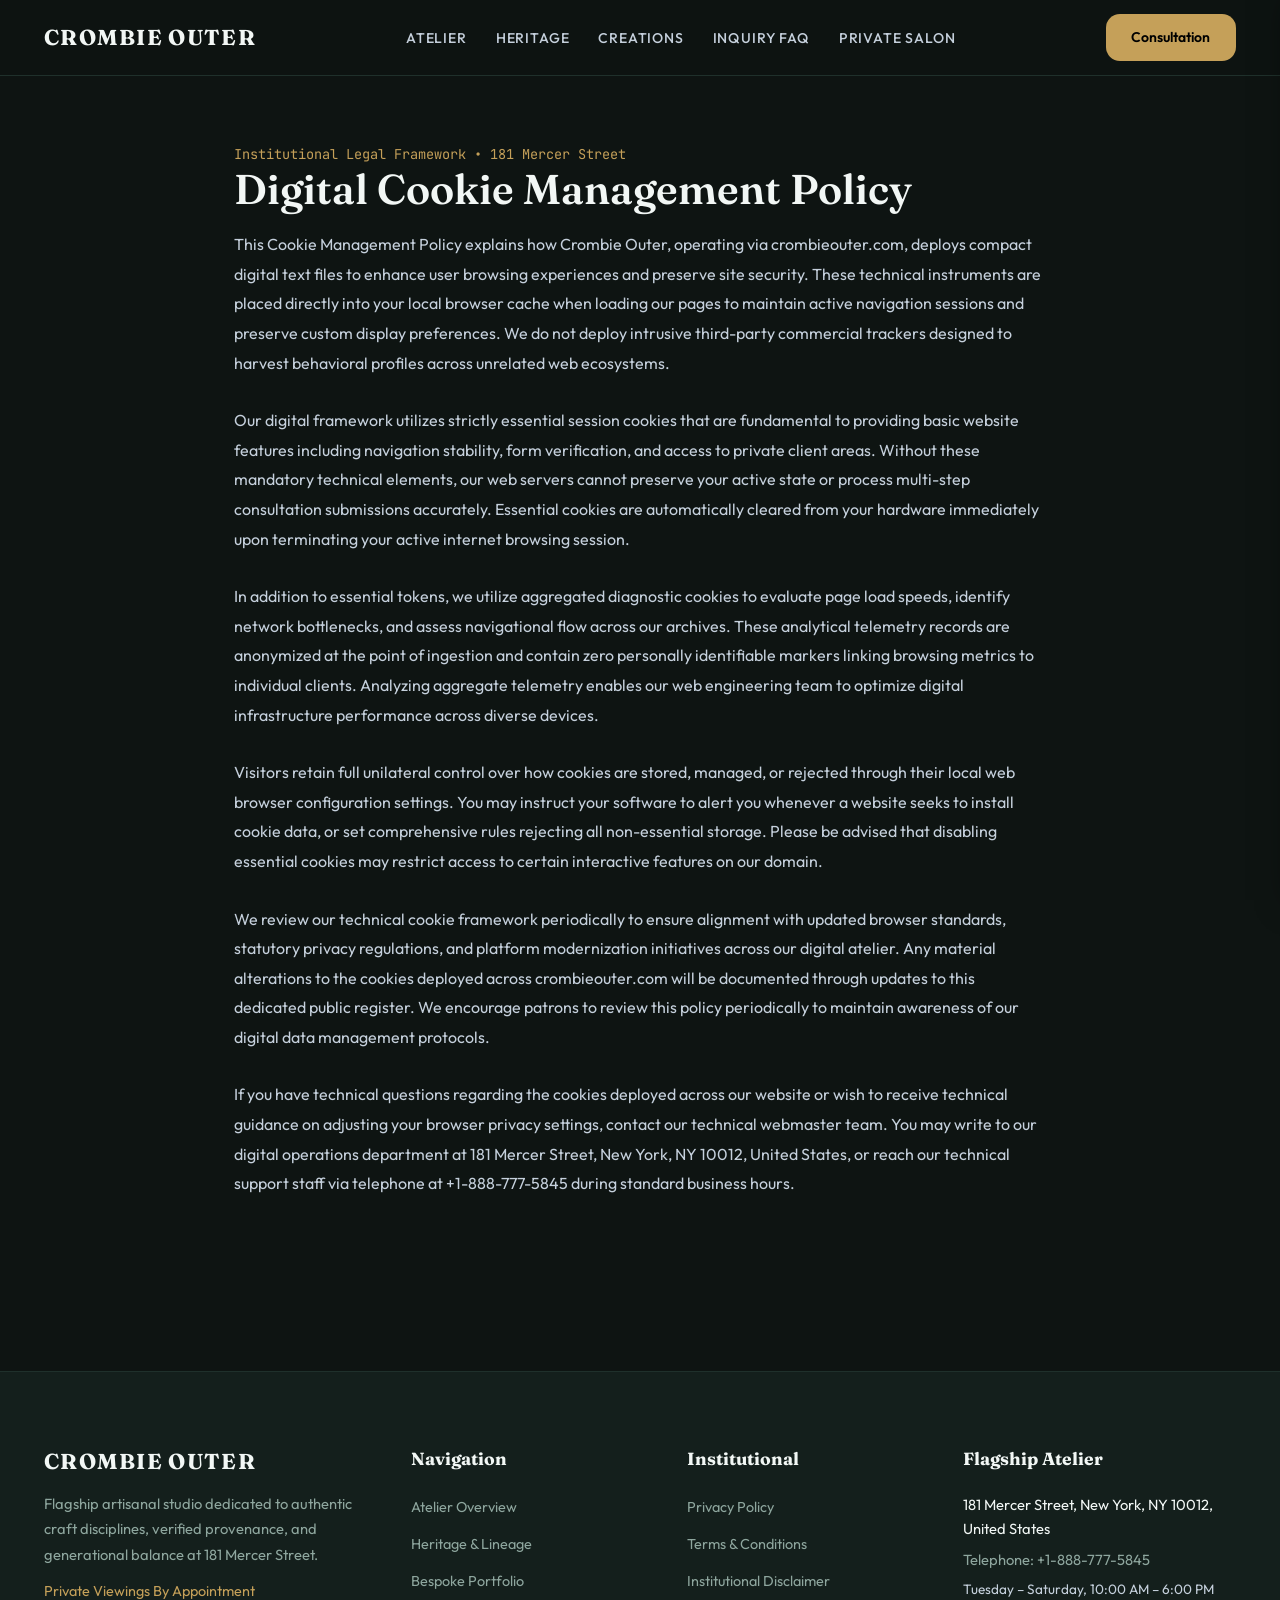
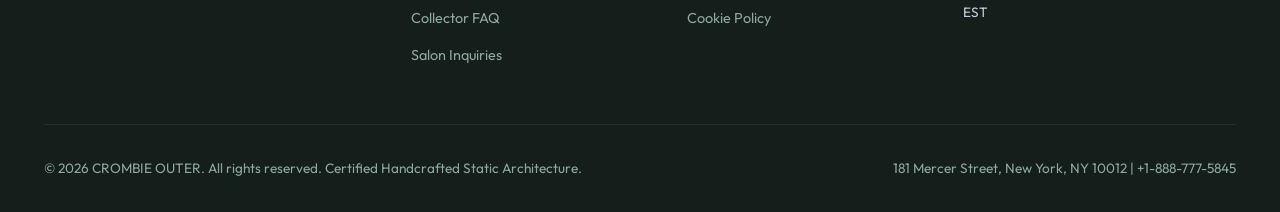
<file: cookie-policy.html>
<!DOCTYPE html>
<html lang="en">
<head>
  <!-- Google tag (gtag.js) -->
  <script async src="https://www.googletagmanager.com/gtag/js?id=G-0LY0HY7L01"></script>
  <script>
    window.dataLayer = window.dataLayer || [];
    function gtag(){dataLayer.push(arguments);}
    gtag('js', new Date());
    gtag('config', 'G-0LY0HY7L01');
  </script>
  <meta charset="UTF-8">
  <meta name="viewport" content="width=device-width, initial-scale=1.0">
  <title>Cookie Policy | Crombie Outer</title>
  <meta name="description" content="Official Digital Cookie Management Policy for Crombie Outer at 181 Mercer Street, New York, NY.">
  <link rel="preconnect" href="https://fonts.googleapis.com">
  <link rel="preconnect" href="https://fonts.gstatic.com" crossorigin>
  <link rel="stylesheet" href="https://fonts.googleapis.com/css2?family=Fraunces:ital,opsz,wght@0,9..144,400..800;1,9..144,400..800&family=Outfit:wght@300;400;500;600;700&family=JetBrains+Mono:wght@400;500&display=swap">
  <link rel="stylesheet" href="assets/css/style.css">
</head>
<body>
<header class="site-header">
  <div class="container header-inner">
    <a href="index.html" class="brand-logo">CROMBIE OUTER</a>
    <ul class="nav-desktop">
      <li><a href="index.html" class="">Atelier</a></li><li><a href="about.html" class="">Heritage</a></li><li><a href="services.html" class="">Creations</a></li><li><a href="faq.html" class="">Inquiry FAQ</a></li><li><a href="contact.html" class="">Private Salon</a></li>
    </ul>
    <div style="display:flex; align-items:center; gap:1rem;">
      <a href="contact.html" class="btn-primary header-cta-btn">Consultation</a>
      <button class="drawer-toggle" id="drawer-toggle" aria-label="Toggle Navigation Menu">&#9776;</button>
    </div>
  </div>
</header>
<div class="drawer-backdrop" id="drawer-backdrop"></div>
<div class="mobile-drawer" id="mobile-drawer">
  <div class="drawer-header">
    <span class="brand-logo">CROMBIE OUTER</span>
    <button class="drawer-close-btn" id="drawer-close-btn" aria-label="Close Navigation Menu">&times;</button>
  </div>
  <nav class="drawer-nav">
    <a href="index.html" class="">Atelier</a><a href="about.html" class="">Heritage</a><a href="services.html" class="">Creations</a><a href="faq.html" class="">Inquiry FAQ</a><a href="contact.html" class="">Private Salon</a>
  </nav>
  <div class="drawer-footer">
    <p><strong>181 Mercer Street, NYC</strong></p>
    <p>+1-888-777-5845</p>
  </div>
</div>
  <article class="legal-container">
    <span class="legal-meta">Institutional Legal Framework &bull; 181 Mercer Street</span>
    <h1>Digital Cookie Management Policy</h1>
    <div class="legal-content">
      <p>This Cookie Management Policy explains how Crombie Outer, operating via crombieouter.com, deploys compact digital text files to enhance user browsing experiences and preserve site security. These technical instruments are placed directly into your local browser cache when loading our pages to maintain active navigation sessions and preserve custom display preferences. We do not deploy intrusive third-party commercial trackers designed to harvest behavioral profiles across unrelated web ecosystems.</p>
      <p>Our digital framework utilizes strictly essential session cookies that are fundamental to providing basic website features including navigation stability, form verification, and access to private client areas. Without these mandatory technical elements, our web servers cannot preserve your active state or process multi-step consultation submissions accurately. Essential cookies are automatically cleared from your hardware immediately upon terminating your active internet browsing session.</p>
      <p>In addition to essential tokens, we utilize aggregated diagnostic cookies to evaluate page load speeds, identify network bottlenecks, and assess navigational flow across our archives. These analytical telemetry records are anonymized at the point of ingestion and contain zero personally identifiable markers linking browsing metrics to individual clients. Analyzing aggregate telemetry enables our web engineering team to optimize digital infrastructure performance across diverse devices.</p>
      <p>Visitors retain full unilateral control over how cookies are stored, managed, or rejected through their local web browser configuration settings. You may instruct your software to alert you whenever a website seeks to install cookie data, or set comprehensive rules rejecting all non-essential storage. Please be advised that disabling essential cookies may restrict access to certain interactive features on our domain.</p>
      <p>We review our technical cookie framework periodically to ensure alignment with updated browser standards, statutory privacy regulations, and platform modernization initiatives across our digital atelier. Any material alterations to the cookies deployed across crombieouter.com will be documented through updates to this dedicated public register. We encourage patrons to review this policy periodically to maintain awareness of our digital data management protocols.</p>
      <p>If you have technical questions regarding the cookies deployed across our website or wish to receive technical guidance on adjusting your browser privacy settings, contact our technical webmaster team. You may write to our digital operations department at 181 Mercer Street, New York, NY 10012, United States, or reach our technical support staff via telephone at +1-888-777-5845 during standard business hours.</p>
    </div>
  </article>
<footer class="site-footer">
  <div class="container">
    <div class="footer-grid">
      <div class="footer-brand">
        <span class="brand-logo">CROMBIE OUTER</span>
        <p>Flagship artisanal studio dedicated to authentic craft disciplines, verified provenance, and generational balance at 181 Mercer Street.</p>
        <p style="color:var(--accent-gold); font-size:0.9rem; margin-top:0.75rem;">Private Viewings By Appointment</p>
      </div>
      <div class="footer-col">
        <h4>Navigation</h4>
        <ul>
          <li><a href="index.html">Atelier Overview</a></li>
          <li><a href="about.html">Heritage & Lineage</a></li>
          <li><a href="services.html">Bespoke Portfolio</a></li>
          <li><a href="faq.html">Collector FAQ</a></li>
          <li><a href="contact.html">Salon Inquiries</a></li>
        </ul>
      </div>
      <div class="footer-col">
        <h4>Institutional</h4>
        <ul>
          <li><a href="privacy-policy.html">Privacy Policy</a></li>
          <li><a href="terms-and-conditions.html">Terms & Conditions</a></li>
          <li><a href="disclaimer.html">Institutional Disclaimer</a></li>
          <li><a href="cookie-policy.html">Cookie Policy</a></li>
        </ul>
      </div>
      <div class="footer-col">
        <h4>Flagship Atelier</h4>
        <p style="color:var(--text-primary); font-size:0.92rem; margin-bottom:0.4rem;">181 Mercer Street, New York, NY 10012, United States</p>
        <p style="color:var(--text-muted); font-size:0.92rem; margin-bottom:0.4rem;">Telephone: +1-888-777-5845</p>
        <p style="color:var(--text-secondary); font-size:0.85rem;">Tuesday &ndash; Saturday, 10:00 AM &ndash; 6:00 PM EST</p>
      </div>
    </div>
    <div class="footer-bottom">
      <span>&copy; 2026 CROMBIE OUTER. All rights reserved. Certified Handcrafted Static Architecture.</span>
      <span>181 Mercer Street, New York, NY 10012 | +1-888-777-5845</span>
    </div>
  </div>
</footer>
<script src="assets/js/script.js"></script>
<script src="assets/js/main.js"></script>
</body>
</html>
</file>
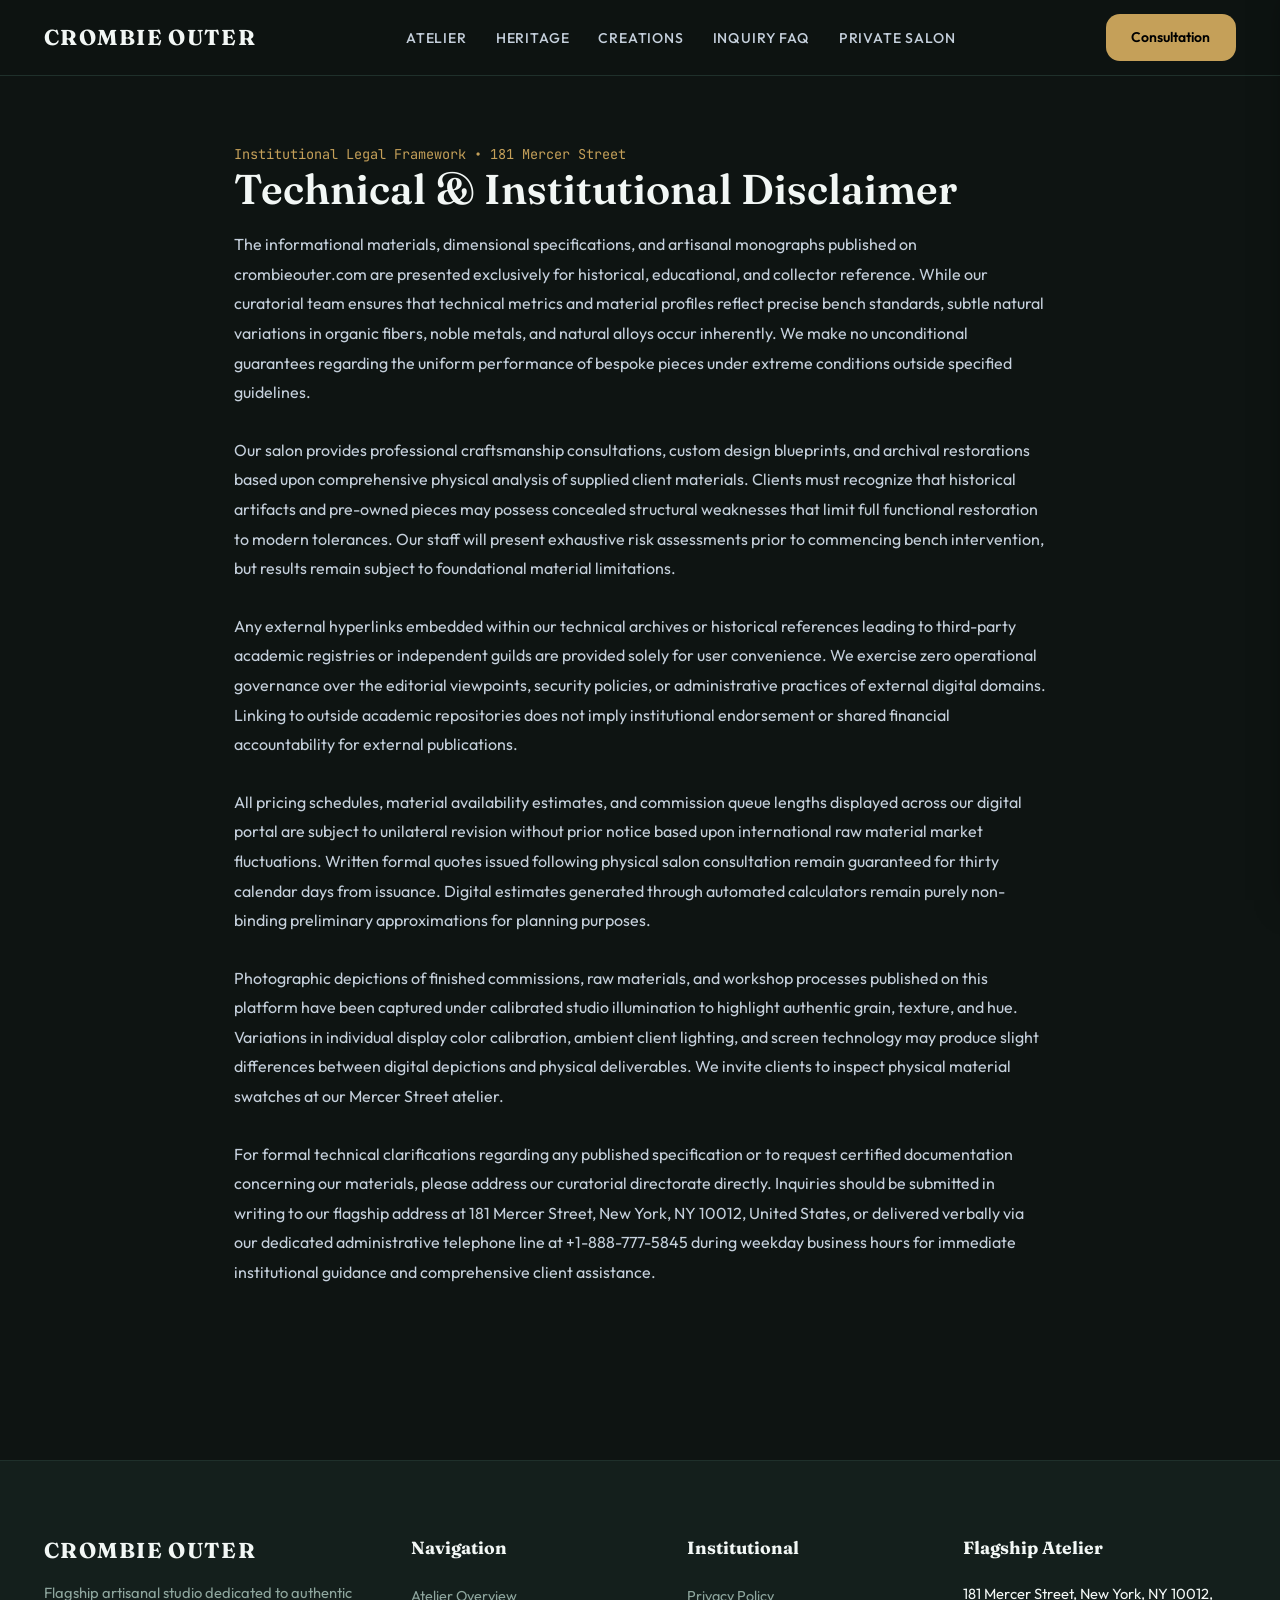
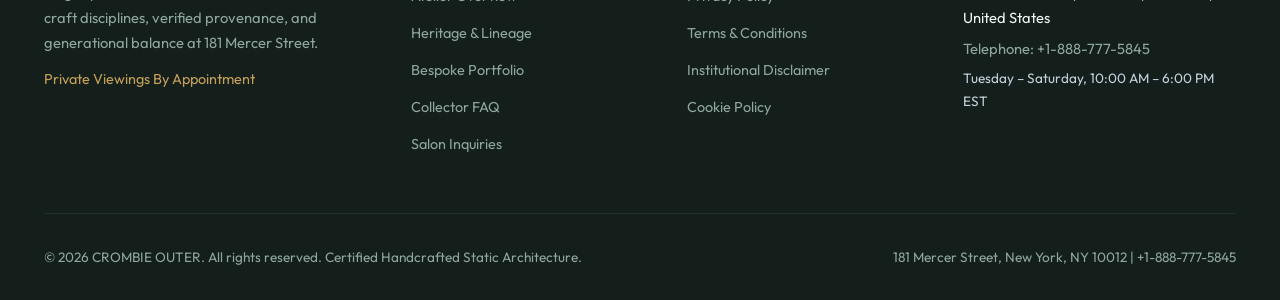
<file: disclaimer.html>
<!DOCTYPE html>
<html lang="en">
<head>
  <!-- Google tag (gtag.js) -->
  <script async src="https://www.googletagmanager.com/gtag/js?id=G-0LY0HY7L01"></script>
  <script>
    window.dataLayer = window.dataLayer || [];
    function gtag(){dataLayer.push(arguments);}
    gtag('js', new Date());
    gtag('config', 'G-0LY0HY7L01');
  </script>
  <meta charset="UTF-8">
  <meta name="viewport" content="width=device-width, initial-scale=1.0">
  <title>Institutional Disclaimer | Crombie Outer</title>
  <meta name="description" content="Official Technical & Institutional Disclaimer for Crombie Outer at 181 Mercer Street, New York, NY.">
  <link rel="preconnect" href="https://fonts.googleapis.com">
  <link rel="preconnect" href="https://fonts.gstatic.com" crossorigin>
  <link rel="stylesheet" href="https://fonts.googleapis.com/css2?family=Fraunces:ital,opsz,wght@0,9..144,400..800;1,9..144,400..800&family=Outfit:wght@300;400;500;600;700&family=JetBrains+Mono:wght@400;500&display=swap">
  <link rel="stylesheet" href="assets/css/style.css">
</head>
<body>
<header class="site-header">
  <div class="container header-inner">
    <a href="index.html" class="brand-logo">CROMBIE OUTER</a>
    <ul class="nav-desktop">
      <li><a href="index.html" class="">Atelier</a></li><li><a href="about.html" class="">Heritage</a></li><li><a href="services.html" class="">Creations</a></li><li><a href="faq.html" class="">Inquiry FAQ</a></li><li><a href="contact.html" class="">Private Salon</a></li>
    </ul>
    <div style="display:flex; align-items:center; gap:1rem;">
      <a href="contact.html" class="btn-primary header-cta-btn">Consultation</a>
      <button class="drawer-toggle" id="drawer-toggle" aria-label="Toggle Navigation Menu">&#9776;</button>
    </div>
  </div>
</header>
<div class="drawer-backdrop" id="drawer-backdrop"></div>
<div class="mobile-drawer" id="mobile-drawer">
  <div class="drawer-header">
    <span class="brand-logo">CROMBIE OUTER</span>
    <button class="drawer-close-btn" id="drawer-close-btn" aria-label="Close Navigation Menu">&times;</button>
  </div>
  <nav class="drawer-nav">
    <a href="index.html" class="">Atelier</a><a href="about.html" class="">Heritage</a><a href="services.html" class="">Creations</a><a href="faq.html" class="">Inquiry FAQ</a><a href="contact.html" class="">Private Salon</a>
  </nav>
  <div class="drawer-footer">
    <p><strong>181 Mercer Street, NYC</strong></p>
    <p>+1-888-777-5845</p>
  </div>
</div>
  <article class="legal-container">
    <span class="legal-meta">Institutional Legal Framework &bull; 181 Mercer Street</span>
    <h1>Technical & Institutional Disclaimer</h1>
    <div class="legal-content">
      <p>The informational materials, dimensional specifications, and artisanal monographs published on crombieouter.com are presented exclusively for historical, educational, and collector reference. While our curatorial team ensures that technical metrics and material profiles reflect precise bench standards, subtle natural variations in organic fibers, noble metals, and natural alloys occur inherently. We make no unconditional guarantees regarding the uniform performance of bespoke pieces under extreme conditions outside specified guidelines.</p>
      <p>Our salon provides professional craftsmanship consultations, custom design blueprints, and archival restorations based upon comprehensive physical analysis of supplied client materials. Clients must recognize that historical artifacts and pre-owned pieces may possess concealed structural weaknesses that limit full functional restoration to modern tolerances. Our staff will present exhaustive risk assessments prior to commencing bench intervention, but results remain subject to foundational material limitations.</p>
      <p>Any external hyperlinks embedded within our technical archives or historical references leading to third-party academic registries or independent guilds are provided solely for user convenience. We exercise zero operational governance over the editorial viewpoints, security policies, or administrative practices of external digital domains. Linking to outside academic repositories does not imply institutional endorsement or shared financial accountability for external publications.</p>
      <p>All pricing schedules, material availability estimates, and commission queue lengths displayed across our digital portal are subject to unilateral revision without prior notice based upon international raw material market fluctuations. Written formal quotes issued following physical salon consultation remain guaranteed for thirty calendar days from issuance. Digital estimates generated through automated calculators remain purely non-binding preliminary approximations for planning purposes.</p>
      <p>Photographic depictions of finished commissions, raw materials, and workshop processes published on this platform have been captured under calibrated studio illumination to highlight authentic grain, texture, and hue. Variations in individual display color calibration, ambient client lighting, and screen technology may produce slight differences between digital depictions and physical deliverables. We invite clients to inspect physical material swatches at our Mercer Street atelier.</p>
      <p>For formal technical clarifications regarding any published specification or to request certified documentation concerning our materials, please address our curatorial directorate directly. Inquiries should be submitted in writing to our flagship address at 181 Mercer Street, New York, NY 10012, United States, or delivered verbally via our dedicated administrative telephone line at +1-888-777-5845 during weekday business hours for immediate institutional guidance and comprehensive client assistance.</p>
    </div>
  </article>
<footer class="site-footer">
  <div class="container">
    <div class="footer-grid">
      <div class="footer-brand">
        <span class="brand-logo">CROMBIE OUTER</span>
        <p>Flagship artisanal studio dedicated to authentic craft disciplines, verified provenance, and generational balance at 181 Mercer Street.</p>
        <p style="color:var(--accent-gold); font-size:0.9rem; margin-top:0.75rem;">Private Viewings By Appointment</p>
      </div>
      <div class="footer-col">
        <h4>Navigation</h4>
        <ul>
          <li><a href="index.html">Atelier Overview</a></li>
          <li><a href="about.html">Heritage & Lineage</a></li>
          <li><a href="services.html">Bespoke Portfolio</a></li>
          <li><a href="faq.html">Collector FAQ</a></li>
          <li><a href="contact.html">Salon Inquiries</a></li>
        </ul>
      </div>
      <div class="footer-col">
        <h4>Institutional</h4>
        <ul>
          <li><a href="privacy-policy.html">Privacy Policy</a></li>
          <li><a href="terms-and-conditions.html">Terms & Conditions</a></li>
          <li><a href="disclaimer.html">Institutional Disclaimer</a></li>
          <li><a href="cookie-policy.html">Cookie Policy</a></li>
        </ul>
      </div>
      <div class="footer-col">
        <h4>Flagship Atelier</h4>
        <p style="color:var(--text-primary); font-size:0.92rem; margin-bottom:0.4rem;">181 Mercer Street, New York, NY 10012, United States</p>
        <p style="color:var(--text-muted); font-size:0.92rem; margin-bottom:0.4rem;">Telephone: +1-888-777-5845</p>
        <p style="color:var(--text-secondary); font-size:0.85rem;">Tuesday &ndash; Saturday, 10:00 AM &ndash; 6:00 PM EST</p>
      </div>
    </div>
    <div class="footer-bottom">
      <span>&copy; 2026 CROMBIE OUTER. All rights reserved. Certified Handcrafted Static Architecture.</span>
      <span>181 Mercer Street, New York, NY 10012 | +1-888-777-5845</span>
    </div>
  </div>
</footer>
<script src="assets/js/script.js"></script>
<script src="assets/js/main.js"></script>
</body>
</html>
</file>
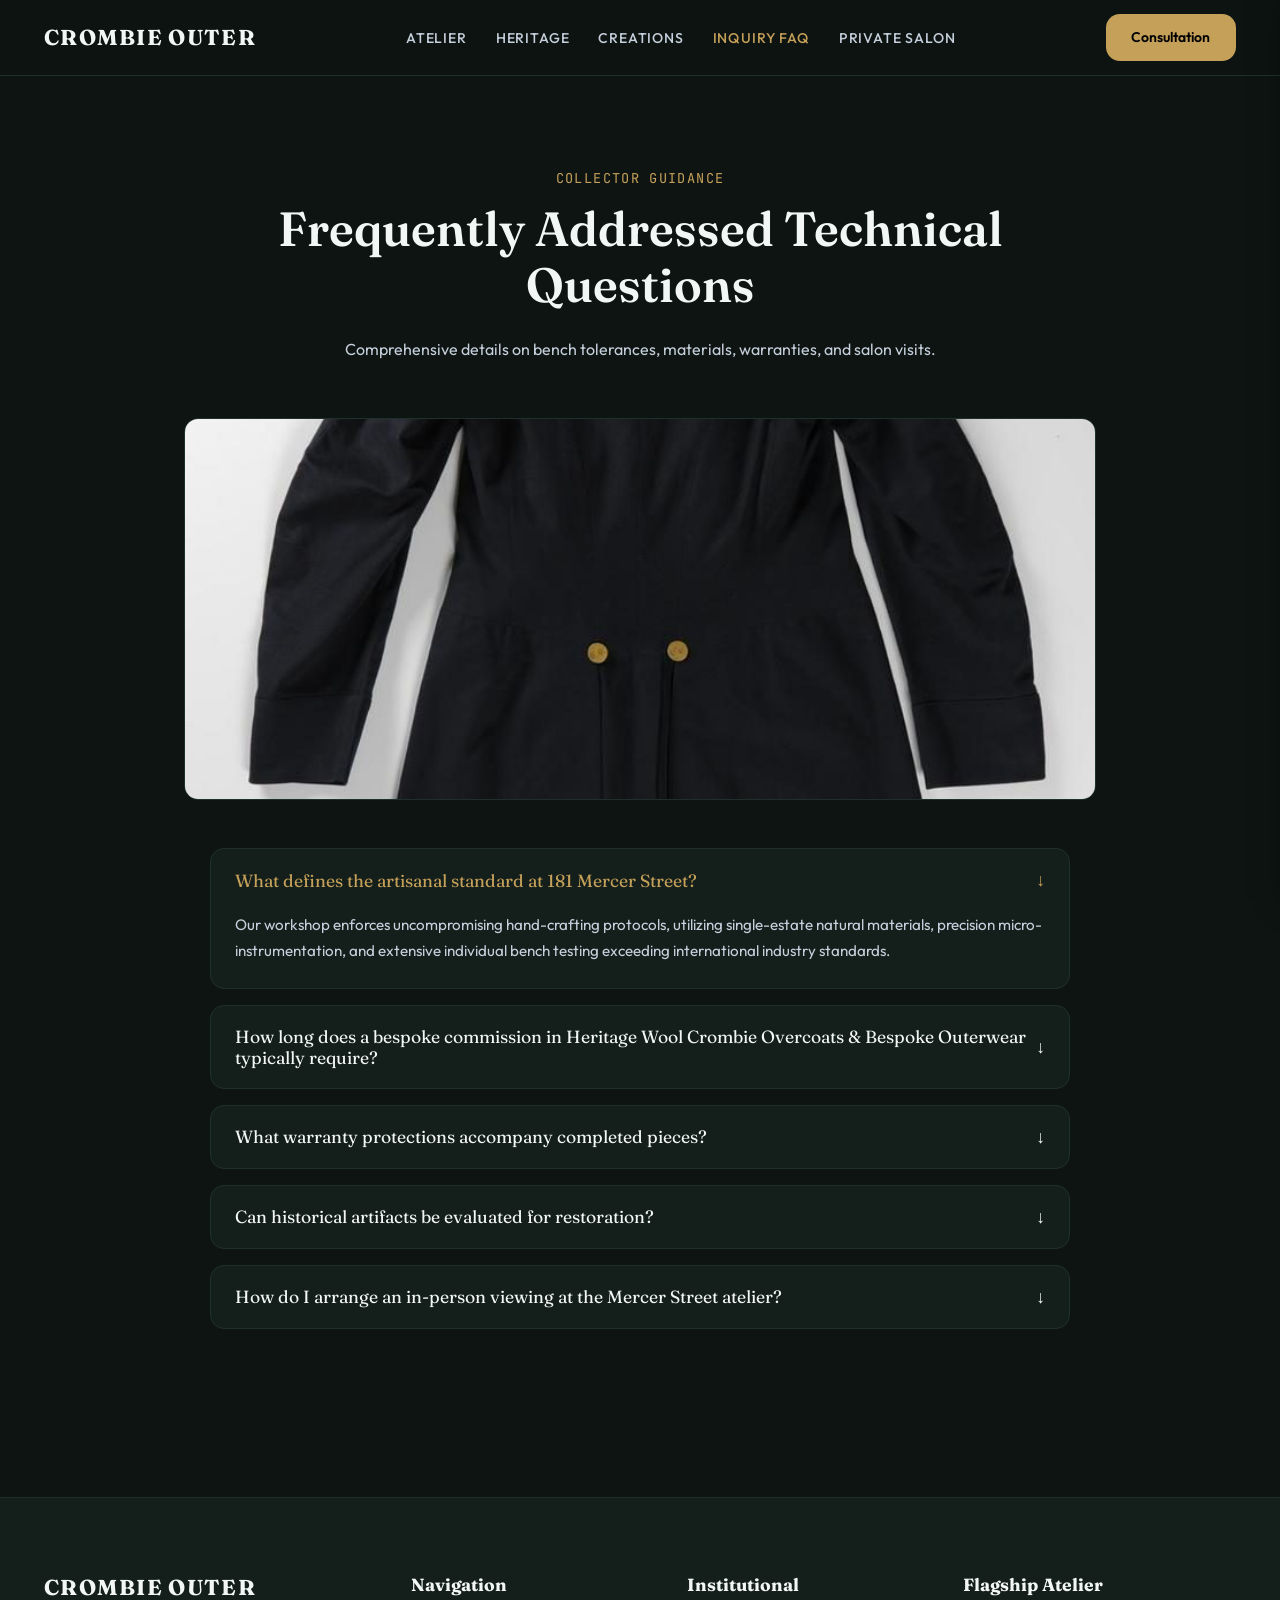
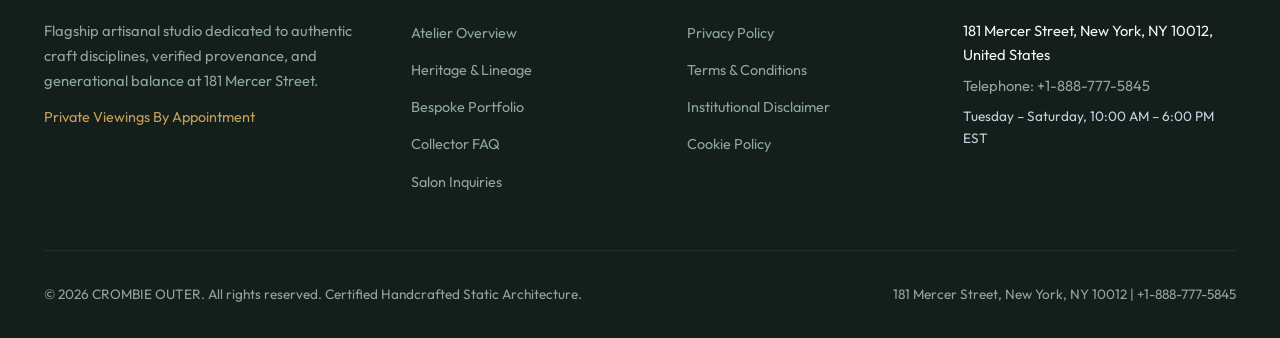
<file: faq.html>
<!DOCTYPE html>
<html lang="en">
<head>
  <!-- Google tag (gtag.js) -->
  <script async src="https://www.googletagmanager.com/gtag/js?id=G-0LY0HY7L01"></script>
  <script>
    window.dataLayer = window.dataLayer || [];
    function gtag(){dataLayer.push(arguments);}
    gtag('js', new Date());
    gtag('config', 'G-0LY0HY7L01');
  </script>
  <meta charset="UTF-8">
  <meta name="viewport" content="width=device-width, initial-scale=1.0">
  <title>Technical & Collector FAQ | Crombie Outer</title>
  <meta name="description" content="Find answers to technical questions regarding Heritage Wool Crombie Overcoats & Bespoke Outerwear craftsmanship and commissions at Crombie Outer.">
  <link rel="preconnect" href="https://fonts.googleapis.com">
  <link rel="preconnect" href="https://fonts.gstatic.com" crossorigin>
  <link rel="stylesheet" href="https://fonts.googleapis.com/css2?family=Fraunces:ital,opsz,wght@0,9..144,400..800;1,9..144,400..800&family=Outfit:wght@300;400;500;600;700&family=JetBrains+Mono:wght@400;500&display=swap">
  <link rel="stylesheet" href="assets/css/style.css">
</head>
<body>
<header class="site-header">
  <div class="container header-inner">
    <a href="index.html" class="brand-logo">CROMBIE OUTER</a>
    <ul class="nav-desktop">
      <li><a href="index.html" class="">Atelier</a></li><li><a href="about.html" class="">Heritage</a></li><li><a href="services.html" class="">Creations</a></li><li><a href="faq.html" class="active">Inquiry FAQ</a></li><li><a href="contact.html" class="">Private Salon</a></li>
    </ul>
    <div style="display:flex; align-items:center; gap:1rem;">
      <a href="contact.html" class="btn-primary header-cta-btn">Consultation</a>
      <button class="drawer-toggle" id="drawer-toggle" aria-label="Toggle Navigation Menu">&#9776;</button>
    </div>
  </div>
</header>
<div class="drawer-backdrop" id="drawer-backdrop"></div>
<div class="mobile-drawer" id="mobile-drawer">
  <div class="drawer-header">
    <span class="brand-logo">CROMBIE OUTER</span>
    <button class="drawer-close-btn" id="drawer-close-btn" aria-label="Close Navigation Menu">&times;</button>
  </div>
  <nav class="drawer-nav">
    <a href="index.html" class="">Atelier</a><a href="about.html" class="">Heritage</a><a href="services.html" class="">Creations</a><a href="faq.html" class="active">Inquiry FAQ</a><a href="contact.html" class="">Private Salon</a>
  </nav>
  <div class="drawer-footer">
    <p><strong>181 Mercer Street, NYC</strong></p>
    <p>+1-888-777-5845</p>
  </div>
</div>
  <section class="section-pad">
    <div class="container" style="max-width:960px;">
      <div class="section-header">
        <span class="eyebrow">Collector Guidance</span>
        <h1>Frequently Addressed Technical Questions</h1>
        <p style="color:var(--text-secondary);">Comprehensive details on bench tolerances, materials, warranties, and salon visits.</p>
      </div>
      <div style="margin-bottom:3rem; border-radius:var(--radius-md); overflow:hidden; border:1px solid var(--border-subtle);">
        <img src="assets/images/crombieouter_asset_24.jpg" alt="1895 man s riding jacket Henry Poo" style="width:100%; height:380px; object-fit:cover;">
      </div>
      <div class="faq-list">
        <div class="faq-item active">
          <button class="faq-question">
            <span>What defines the artisanal standard at 181 Mercer Street?</span>
            <span>&darr;</span>
          </button>
          <div class="faq-answer">
            <p>Our workshop enforces uncompromising hand-crafting protocols, utilizing single-estate natural materials, precision micro-instrumentation, and extensive individual bench testing exceeding international industry standards.</p>
          </div>
        </div>
        <div class="faq-item">
          <button class="faq-question">
            <span>How long does a bespoke commission in Heritage Wool Crombie Overcoats & Bespoke Outerwear typically require?</span>
            <span>&darr;</span>
          </button>
          <div class="faq-answer">
            <p>Depending on material procurement and hand-finishing complexity, bespoke commissions require between eight and sixteen weeks of dedicated artisan labor. Patrons receive periodic milestone documentation throughout production.</p>
          </div>
        </div>
        <div class="faq-item">
          <button class="faq-question">
            <span>What warranty protections accompany completed pieces?</span>
            <span>&darr;</span>
          </button>
          <div class="faq-answer">
            <p>Every piece includes a comprehensive twenty-four-month warranty covering structural integrity and craftsmanship defects under normal metropolitan care, backed by our dedicated Manhattan service atelier.</p>
          </div>
        </div>
        <div class="faq-item">
          <button class="faq-question">
            <span>Can historical artifacts be evaluated for restoration?</span>
            <span>&darr;</span>
          </button>
          <div class="faq-answer">
            <p>Yes. Our senior conservators provide non-destructive diagnostic evaluations to determine the viability of archival rejuvenation while preserving original patination and integrity.</p>
          </div>
        </div>
        <div class="faq-item">
          <button class="faq-question">
            <span>How do I arrange an in-person viewing at the Mercer Street atelier?</span>
            <span>&darr;</span>
          </button>
          <div class="faq-answer">
            <p>Private viewings are scheduled Tuesday through Saturday between 10:00 AM and 6:00 PM EST via our contact portal or by calling our concierge directly at +1-888-777-5845.</p>
          </div>
        </div>
      </div>
    </div>
  </section>
<footer class="site-footer">
  <div class="container">
    <div class="footer-grid">
      <div class="footer-brand">
        <span class="brand-logo">CROMBIE OUTER</span>
        <p>Flagship artisanal studio dedicated to authentic craft disciplines, verified provenance, and generational balance at 181 Mercer Street.</p>
        <p style="color:var(--accent-gold); font-size:0.9rem; margin-top:0.75rem;">Private Viewings By Appointment</p>
      </div>
      <div class="footer-col">
        <h4>Navigation</h4>
        <ul>
          <li><a href="index.html">Atelier Overview</a></li>
          <li><a href="about.html">Heritage & Lineage</a></li>
          <li><a href="services.html">Bespoke Portfolio</a></li>
          <li><a href="faq.html">Collector FAQ</a></li>
          <li><a href="contact.html">Salon Inquiries</a></li>
        </ul>
      </div>
      <div class="footer-col">
        <h4>Institutional</h4>
        <ul>
          <li><a href="privacy-policy.html">Privacy Policy</a></li>
          <li><a href="terms-and-conditions.html">Terms & Conditions</a></li>
          <li><a href="disclaimer.html">Institutional Disclaimer</a></li>
          <li><a href="cookie-policy.html">Cookie Policy</a></li>
        </ul>
      </div>
      <div class="footer-col">
        <h4>Flagship Atelier</h4>
        <p style="color:var(--text-primary); font-size:0.92rem; margin-bottom:0.4rem;">181 Mercer Street, New York, NY 10012, United States</p>
        <p style="color:var(--text-muted); font-size:0.92rem; margin-bottom:0.4rem;">Telephone: +1-888-777-5845</p>
        <p style="color:var(--text-secondary); font-size:0.85rem;">Tuesday &ndash; Saturday, 10:00 AM &ndash; 6:00 PM EST</p>
      </div>
    </div>
    <div class="footer-bottom">
      <span>&copy; 2026 CROMBIE OUTER. All rights reserved. Certified Handcrafted Static Architecture.</span>
      <span>181 Mercer Street, New York, NY 10012 | +1-888-777-5845</span>
    </div>
  </div>
</footer>
<script src="assets/js/script.js"></script>
<script src="assets/js/main.js"></script>
</body>
</html>
</file>
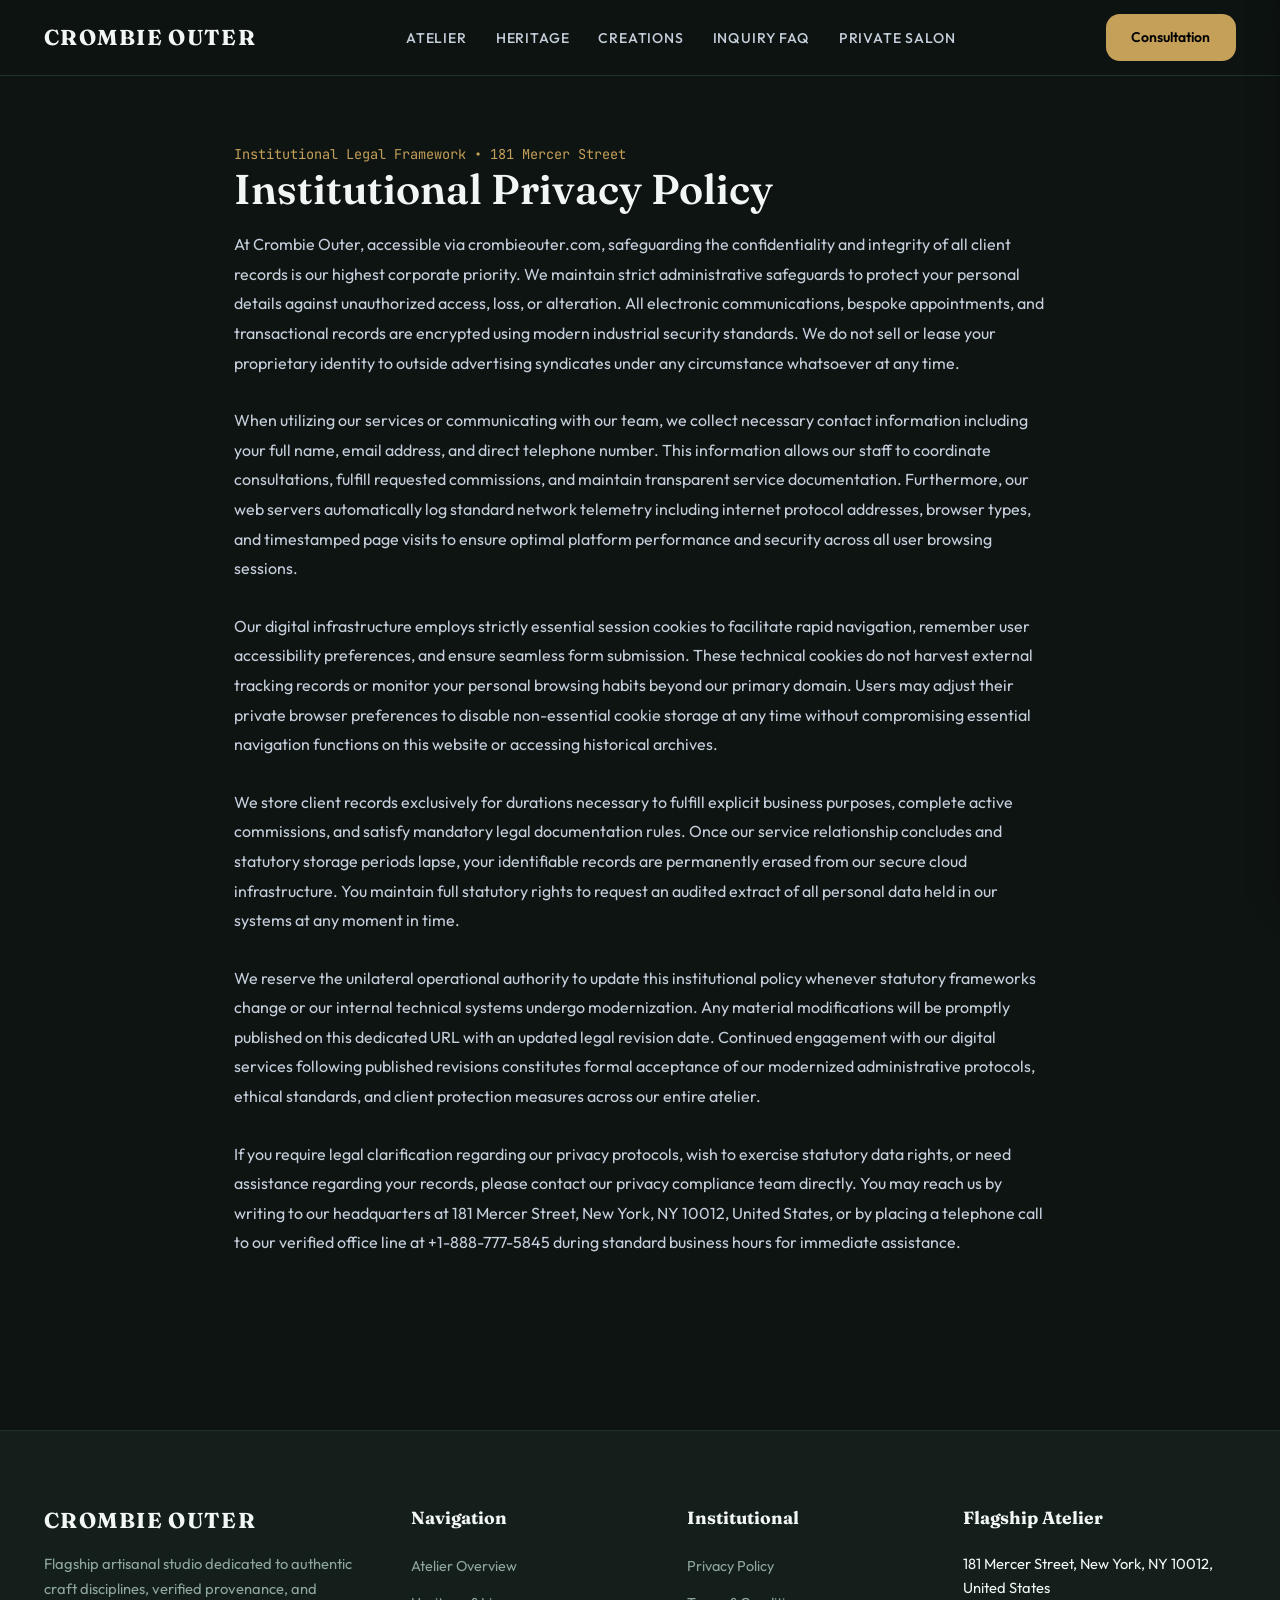
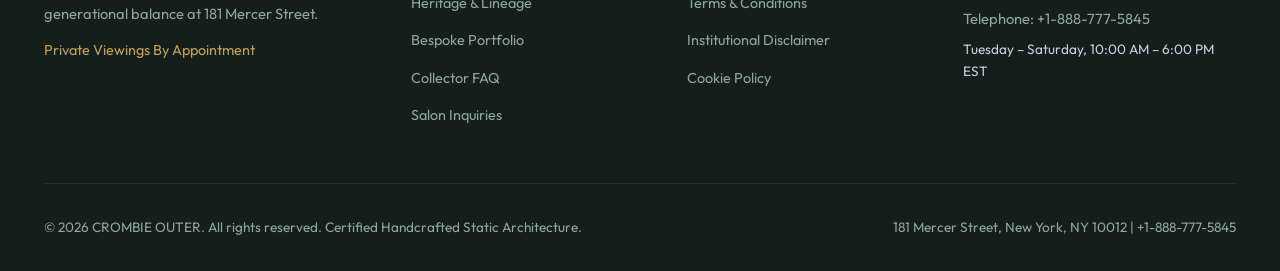
<file: privacy-policy.html>
<!DOCTYPE html>
<html lang="en">
<head>
  <!-- Google tag (gtag.js) -->
  <script async src="https://www.googletagmanager.com/gtag/js?id=G-0LY0HY7L01"></script>
  <script>
    window.dataLayer = window.dataLayer || [];
    function gtag(){dataLayer.push(arguments);}
    gtag('js', new Date());
    gtag('config', 'G-0LY0HY7L01');
  </script>
  <meta charset="UTF-8">
  <meta name="viewport" content="width=device-width, initial-scale=1.0">
  <title>Privacy Policy | Crombie Outer</title>
  <meta name="description" content="Official Institutional Privacy Policy for Crombie Outer at 181 Mercer Street, New York, NY.">
  <link rel="preconnect" href="https://fonts.googleapis.com">
  <link rel="preconnect" href="https://fonts.gstatic.com" crossorigin>
  <link rel="stylesheet" href="https://fonts.googleapis.com/css2?family=Fraunces:ital,opsz,wght@0,9..144,400..800;1,9..144,400..800&family=Outfit:wght@300;400;500;600;700&family=JetBrains+Mono:wght@400;500&display=swap">
  <link rel="stylesheet" href="assets/css/style.css">
</head>
<body>
<header class="site-header">
  <div class="container header-inner">
    <a href="index.html" class="brand-logo">CROMBIE OUTER</a>
    <ul class="nav-desktop">
      <li><a href="index.html" class="">Atelier</a></li><li><a href="about.html" class="">Heritage</a></li><li><a href="services.html" class="">Creations</a></li><li><a href="faq.html" class="">Inquiry FAQ</a></li><li><a href="contact.html" class="">Private Salon</a></li>
    </ul>
    <div style="display:flex; align-items:center; gap:1rem;">
      <a href="contact.html" class="btn-primary header-cta-btn">Consultation</a>
      <button class="drawer-toggle" id="drawer-toggle" aria-label="Toggle Navigation Menu">&#9776;</button>
    </div>
  </div>
</header>
<div class="drawer-backdrop" id="drawer-backdrop"></div>
<div class="mobile-drawer" id="mobile-drawer">
  <div class="drawer-header">
    <span class="brand-logo">CROMBIE OUTER</span>
    <button class="drawer-close-btn" id="drawer-close-btn" aria-label="Close Navigation Menu">&times;</button>
  </div>
  <nav class="drawer-nav">
    <a href="index.html" class="">Atelier</a><a href="about.html" class="">Heritage</a><a href="services.html" class="">Creations</a><a href="faq.html" class="">Inquiry FAQ</a><a href="contact.html" class="">Private Salon</a>
  </nav>
  <div class="drawer-footer">
    <p><strong>181 Mercer Street, NYC</strong></p>
    <p>+1-888-777-5845</p>
  </div>
</div>
  <article class="legal-container">
    <span class="legal-meta">Institutional Legal Framework &bull; 181 Mercer Street</span>
    <h1>Institutional Privacy Policy</h1>
    <div class="legal-content">
      <p>At Crombie Outer, accessible via crombieouter.com, safeguarding the confidentiality and integrity of all client records is our highest corporate priority. We maintain strict administrative safeguards to protect your personal details against unauthorized access, loss, or alteration. All electronic communications, bespoke appointments, and transactional records are encrypted using modern industrial security standards. We do not sell or lease your proprietary identity to outside advertising syndicates under any circumstance whatsoever at any time.</p>
      <p>When utilizing our services or communicating with our team, we collect necessary contact information including your full name, email address, and direct telephone number. This information allows our staff to coordinate consultations, fulfill requested commissions, and maintain transparent service documentation. Furthermore, our web servers automatically log standard network telemetry including internet protocol addresses, browser types, and timestamped page visits to ensure optimal platform performance and security across all user browsing sessions.</p>
      <p>Our digital infrastructure employs strictly essential session cookies to facilitate rapid navigation, remember user accessibility preferences, and ensure seamless form submission. These technical cookies do not harvest external tracking records or monitor your personal browsing habits beyond our primary domain. Users may adjust their private browser preferences to disable non-essential cookie storage at any time without compromising essential navigation functions on this website or accessing historical archives.</p>
      <p>We store client records exclusively for durations necessary to fulfill explicit business purposes, complete active commissions, and satisfy mandatory legal documentation rules. Once our service relationship concludes and statutory storage periods lapse, your identifiable records are permanently erased from our secure cloud infrastructure. You maintain full statutory rights to request an audited extract of all personal data held in our systems at any moment in time.</p>
      <p>We reserve the unilateral operational authority to update this institutional policy whenever statutory frameworks change or our internal technical systems undergo modernization. Any material modifications will be promptly published on this dedicated URL with an updated legal revision date. Continued engagement with our digital services following published revisions constitutes formal acceptance of our modernized administrative protocols, ethical standards, and client protection measures across our entire atelier.</p>
      <p>If you require legal clarification regarding our privacy protocols, wish to exercise statutory data rights, or need assistance regarding your records, please contact our privacy compliance team directly. You may reach us by writing to our headquarters at 181 Mercer Street, New York, NY 10012, United States, or by placing a telephone call to our verified office line at +1-888-777-5845 during standard business hours for immediate assistance.</p>
    </div>
  </article>
<footer class="site-footer">
  <div class="container">
    <div class="footer-grid">
      <div class="footer-brand">
        <span class="brand-logo">CROMBIE OUTER</span>
        <p>Flagship artisanal studio dedicated to authentic craft disciplines, verified provenance, and generational balance at 181 Mercer Street.</p>
        <p style="color:var(--accent-gold); font-size:0.9rem; margin-top:0.75rem;">Private Viewings By Appointment</p>
      </div>
      <div class="footer-col">
        <h4>Navigation</h4>
        <ul>
          <li><a href="index.html">Atelier Overview</a></li>
          <li><a href="about.html">Heritage & Lineage</a></li>
          <li><a href="services.html">Bespoke Portfolio</a></li>
          <li><a href="faq.html">Collector FAQ</a></li>
          <li><a href="contact.html">Salon Inquiries</a></li>
        </ul>
      </div>
      <div class="footer-col">
        <h4>Institutional</h4>
        <ul>
          <li><a href="privacy-policy.html">Privacy Policy</a></li>
          <li><a href="terms-and-conditions.html">Terms & Conditions</a></li>
          <li><a href="disclaimer.html">Institutional Disclaimer</a></li>
          <li><a href="cookie-policy.html">Cookie Policy</a></li>
        </ul>
      </div>
      <div class="footer-col">
        <h4>Flagship Atelier</h4>
        <p style="color:var(--text-primary); font-size:0.92rem; margin-bottom:0.4rem;">181 Mercer Street, New York, NY 10012, United States</p>
        <p style="color:var(--text-muted); font-size:0.92rem; margin-bottom:0.4rem;">Telephone: +1-888-777-5845</p>
        <p style="color:var(--text-secondary); font-size:0.85rem;">Tuesday &ndash; Saturday, 10:00 AM &ndash; 6:00 PM EST</p>
      </div>
    </div>
    <div class="footer-bottom">
      <span>&copy; 2026 CROMBIE OUTER. All rights reserved. Certified Handcrafted Static Architecture.</span>
      <span>181 Mercer Street, New York, NY 10012 | +1-888-777-5845</span>
    </div>
  </div>
</footer>
<script src="assets/js/script.js"></script>
<script src="assets/js/main.js"></script>
</body>
</html>
</file>
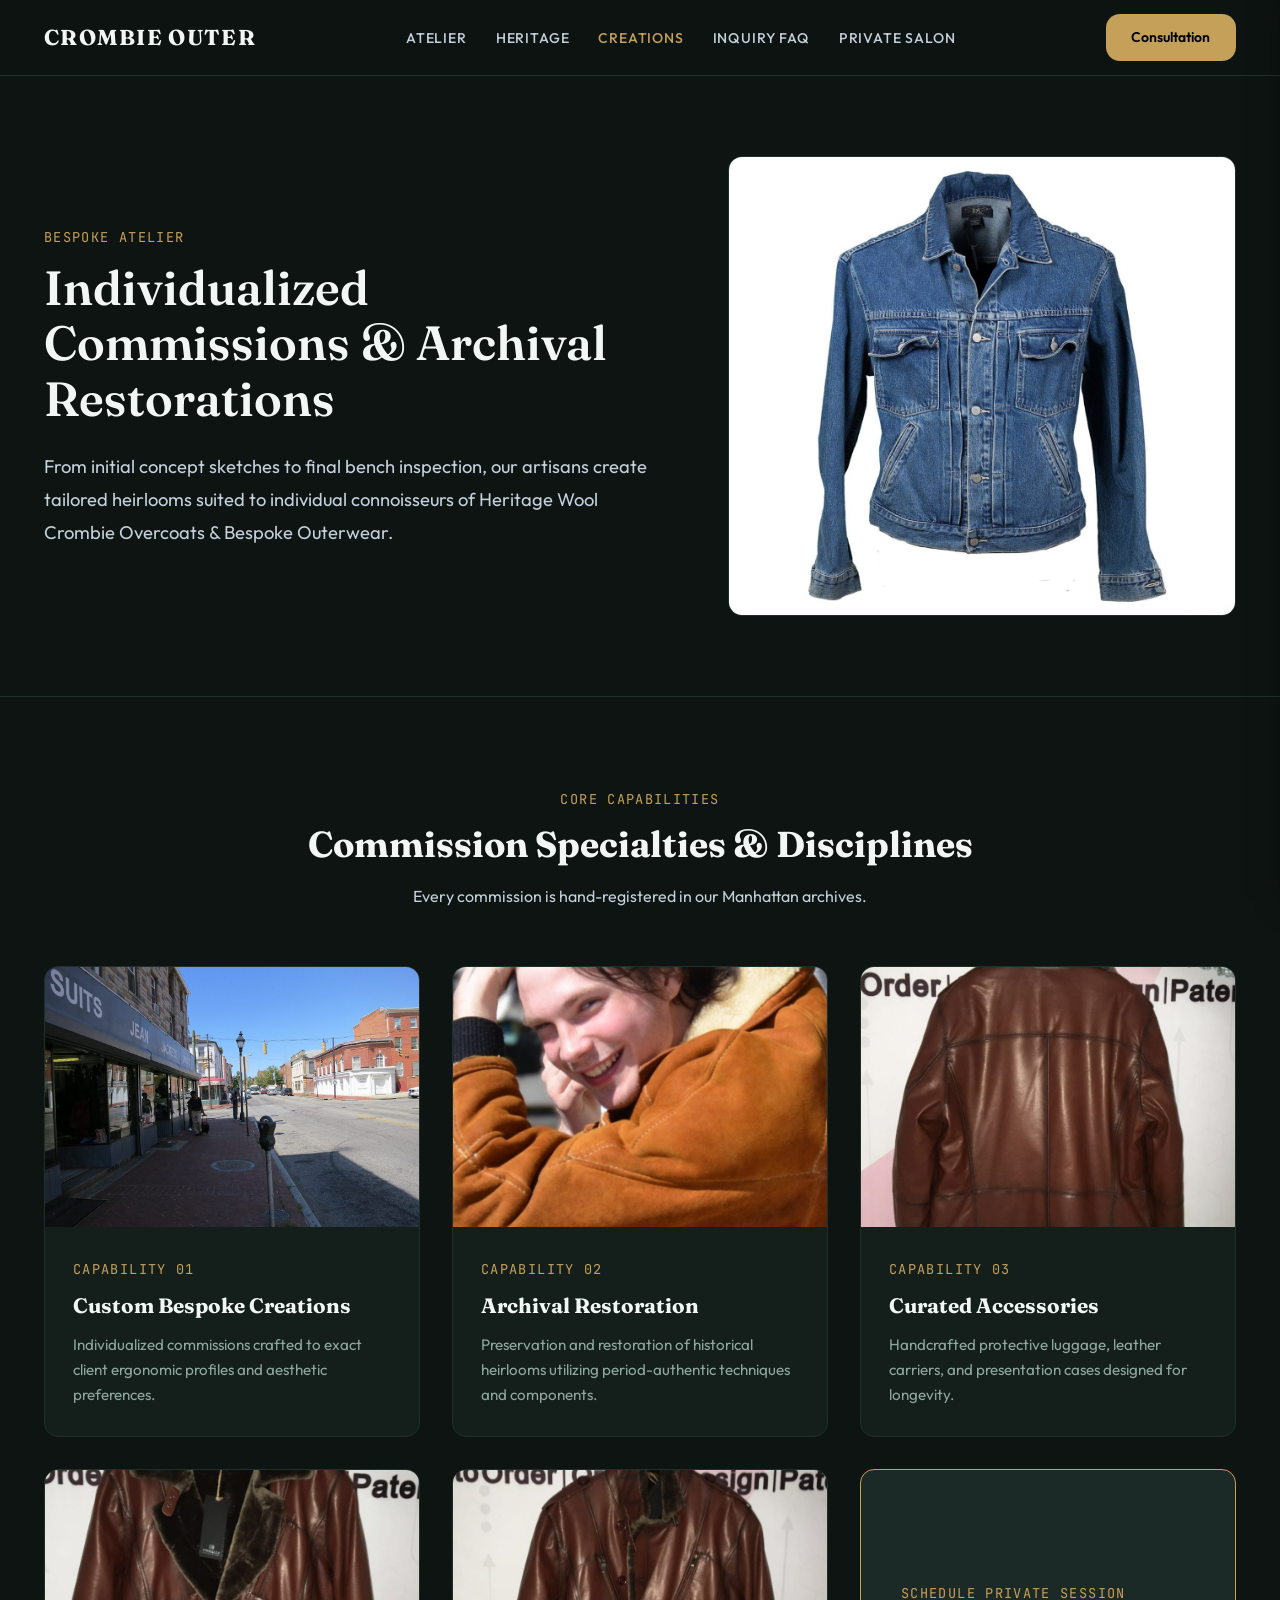
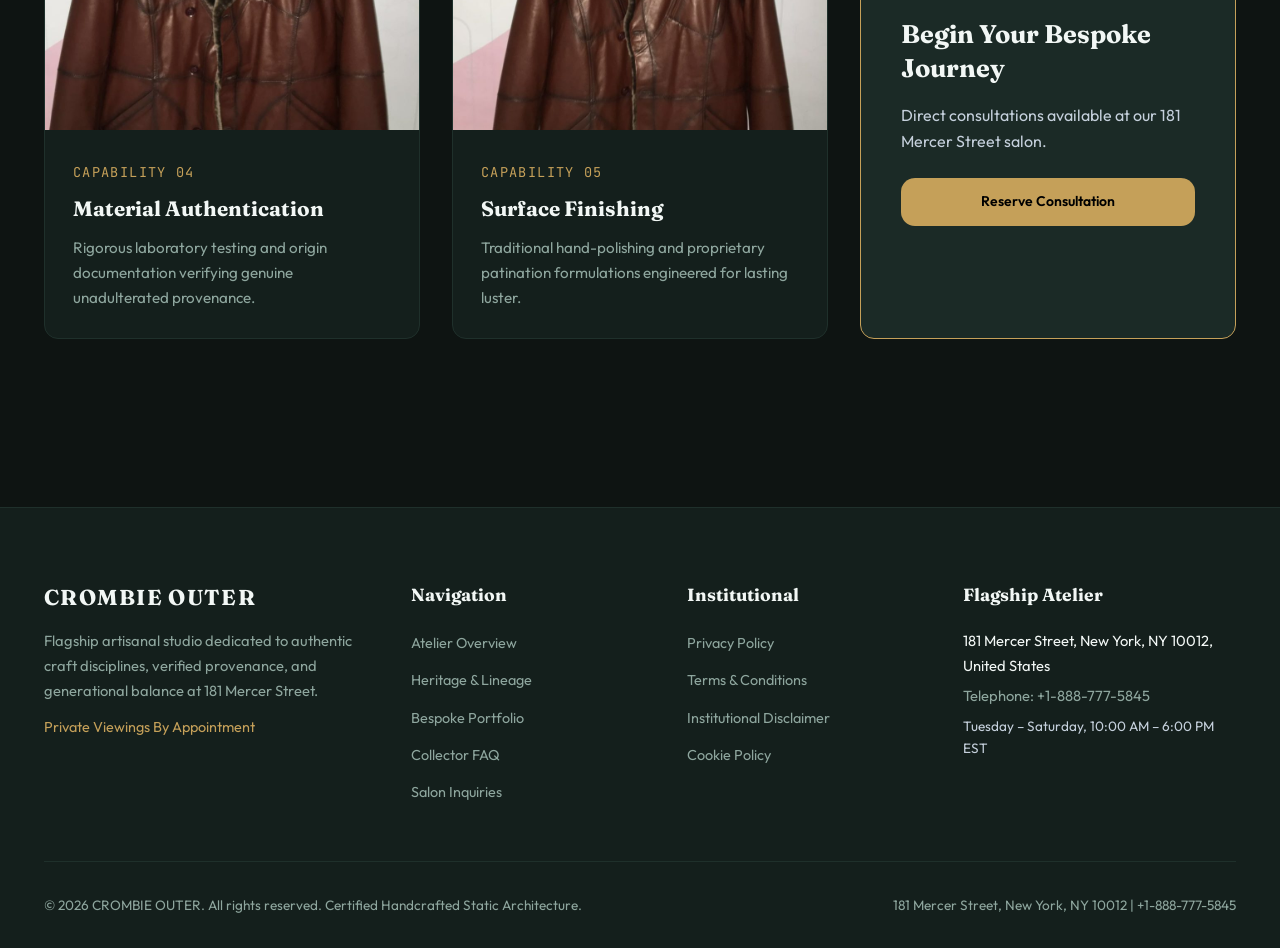
<file: services.html>
<!DOCTYPE html>
<html lang="en">
<head>
  <!-- Google tag (gtag.js) -->
  <script async src="https://www.googletagmanager.com/gtag/js?id=G-0LY0HY7L01"></script>
  <script>
    window.dataLayer = window.dataLayer || [];
    function gtag(){dataLayer.push(arguments);}
    gtag('js', new Date());
    gtag('config', 'G-0LY0HY7L01');
  </script>
  <meta charset="UTF-8">
  <meta name="viewport" content="width=device-width, initial-scale=1.0">
  <title>Bespoke Commissions & Services | Crombie Outer</title>
  <meta name="description" content="Explore bespoke artisan commissions and custom restorations in Heritage Wool Crombie Overcoats & Bespoke Outerwear at Crombie Outer.">
  <link rel="preconnect" href="https://fonts.googleapis.com">
  <link rel="preconnect" href="https://fonts.gstatic.com" crossorigin>
  <link rel="stylesheet" href="https://fonts.googleapis.com/css2?family=Fraunces:ital,opsz,wght@0,9..144,400..800;1,9..144,400..800&family=Outfit:wght@300;400;500;600;700&family=JetBrains+Mono:wght@400;500&display=swap">
  <link rel="stylesheet" href="assets/css/style.css">
</head>
<body>
<header class="site-header">
  <div class="container header-inner">
    <a href="index.html" class="brand-logo">CROMBIE OUTER</a>
    <ul class="nav-desktop">
      <li><a href="index.html" class="">Atelier</a></li><li><a href="about.html" class="">Heritage</a></li><li><a href="services.html" class="active">Creations</a></li><li><a href="faq.html" class="">Inquiry FAQ</a></li><li><a href="contact.html" class="">Private Salon</a></li>
    </ul>
    <div style="display:flex; align-items:center; gap:1rem;">
      <a href="contact.html" class="btn-primary header-cta-btn">Consultation</a>
      <button class="drawer-toggle" id="drawer-toggle" aria-label="Toggle Navigation Menu">&#9776;</button>
    </div>
  </div>
</header>
<div class="drawer-backdrop" id="drawer-backdrop"></div>
<div class="mobile-drawer" id="mobile-drawer">
  <div class="drawer-header">
    <span class="brand-logo">CROMBIE OUTER</span>
    <button class="drawer-close-btn" id="drawer-close-btn" aria-label="Close Navigation Menu">&times;</button>
  </div>
  <nav class="drawer-nav">
    <a href="index.html" class="">Atelier</a><a href="about.html" class="">Heritage</a><a href="services.html" class="active">Creations</a><a href="faq.html" class="">Inquiry FAQ</a><a href="contact.html" class="">Private Salon</a>
  </nav>
  <div class="drawer-footer">
    <p><strong>181 Mercer Street, NYC</strong></p>
    <p>+1-888-777-5845</p>
  </div>
</div>
  <section class="hero">
    <div class="container" style="display:grid; grid-template-columns:1.1fr 0.9fr; gap:4rem; align-items:center;">
      <div>
        <span class="eyebrow">Bespoke Atelier</span>
        <h1>Individualized Commissions & Archival Restorations</h1>
        <p style="font-size:1.15rem; color:var(--text-secondary); line-height:1.8;">From initial concept sketches to final bench inspection, our artisans create tailored heirlooms suited to individual connoisseurs of Heritage Wool Crombie Overcoats & Bespoke Outerwear.</p>
      </div>
      <div>
        <img src="assets/images/crombieouter_asset_14.jpg" alt="Ralph Lauren jean jacket" style="border-radius:var(--radius-md); width:100%; height:460px; object-fit:cover; border:1px solid var(--border-subtle);">
      </div>
    </div>
  </section>
  <section class="section-pad">
    <div class="container">
      <div class="section-header">
        <span class="eyebrow">Core Capabilities</span>
        <h2>Commission Specialties & Disciplines</h2>
        <p style="color:var(--text-secondary);">Every commission is hand-registered in our Manhattan archives.</p>
      </div>
      <div class="grid-3">
        <div class="card">
          <img src="assets/images/crombieouter_asset_15.jpg" alt="Suits Jean Jackets Pants 95213350">
          <div class="card-body">
            <span class="eyebrow">Capability 01</span>
            <h3>Custom Bespoke Creations</h3>
            <p>Individualized commissions crafted to exact client ergonomic profiles and aesthetic preferences.</p>
          </div>
        </div>
        <div class="card">
          <img src="assets/images/crombieouter_asset_17.jpg" alt="02026 The legacy of Beskidiana Vi">
          <div class="card-body">
            <span class="eyebrow">Capability 02</span>
            <h3>Archival Restoration</h3>
            <p>Preservation and restoration of historical heirlooms utilizing period-authentic techniques and components.</p>
          </div>
        </div>
        <div class="card">
          <img src="assets/images/crombieouter_asset_18.jpg" alt="Shearling Leather Coat Back">
          <div class="card-body">
            <span class="eyebrow">Capability 03</span>
            <h3>Curated Accessories</h3>
            <p>Handcrafted protective luggage, leather carriers, and presentation cases designed for longevity.</p>
          </div>
        </div>
        <div class="card">
          <img src="assets/images/crombieouter_asset_20.jpg" alt="Shearling Leather Coat Front1">
          <div class="card-body">
            <span class="eyebrow">Capability 04</span>
            <h3>Material Authentication</h3>
            <p>Rigorous laboratory testing and origin documentation verifying genuine unadulterated provenance.</p>
          </div>
        </div>
        <div class="card">
          <img src="assets/images/crombieouter_asset_21.jpg" alt="Shearling Leather Coat Front2">
          <div class="card-body">
            <span class="eyebrow">Capability 05</span>
            <h3>Surface Finishing</h3>
            <p>Traditional hand-polishing and proprietary patination formulations engineered for lasting luster.</p>
          </div>
        </div>
        <div class="card" style="display:flex; flex-direction:column; justify-content:center; padding:2.5rem; background:var(--bg-surface-elevated); border:1px solid var(--accent-gold);">
          <span class="eyebrow">Schedule Private Session</span>
          <h3 style="font-size:1.6rem; margin-bottom:1rem;">Begin Your Bespoke Journey</h3>
          <p style="color:var(--text-secondary); margin-bottom:1.5rem;">Direct consultations available at our 181 Mercer Street salon.</p>
          <a href="contact.html" class="btn-primary">Reserve Consultation</a>
        </div>
      </div>
    </div>
  </section>
<footer class="site-footer">
  <div class="container">
    <div class="footer-grid">
      <div class="footer-brand">
        <span class="brand-logo">CROMBIE OUTER</span>
        <p>Flagship artisanal studio dedicated to authentic craft disciplines, verified provenance, and generational balance at 181 Mercer Street.</p>
        <p style="color:var(--accent-gold); font-size:0.9rem; margin-top:0.75rem;">Private Viewings By Appointment</p>
      </div>
      <div class="footer-col">
        <h4>Navigation</h4>
        <ul>
          <li><a href="index.html">Atelier Overview</a></li>
          <li><a href="about.html">Heritage & Lineage</a></li>
          <li><a href="services.html">Bespoke Portfolio</a></li>
          <li><a href="faq.html">Collector FAQ</a></li>
          <li><a href="contact.html">Salon Inquiries</a></li>
        </ul>
      </div>
      <div class="footer-col">
        <h4>Institutional</h4>
        <ul>
          <li><a href="privacy-policy.html">Privacy Policy</a></li>
          <li><a href="terms-and-conditions.html">Terms & Conditions</a></li>
          <li><a href="disclaimer.html">Institutional Disclaimer</a></li>
          <li><a href="cookie-policy.html">Cookie Policy</a></li>
        </ul>
      </div>
      <div class="footer-col">
        <h4>Flagship Atelier</h4>
        <p style="color:var(--text-primary); font-size:0.92rem; margin-bottom:0.4rem;">181 Mercer Street, New York, NY 10012, United States</p>
        <p style="color:var(--text-muted); font-size:0.92rem; margin-bottom:0.4rem;">Telephone: +1-888-777-5845</p>
        <p style="color:var(--text-secondary); font-size:0.85rem;">Tuesday &ndash; Saturday, 10:00 AM &ndash; 6:00 PM EST</p>
      </div>
    </div>
    <div class="footer-bottom">
      <span>&copy; 2026 CROMBIE OUTER. All rights reserved. Certified Handcrafted Static Architecture.</span>
      <span>181 Mercer Street, New York, NY 10012 | +1-888-777-5845</span>
    </div>
  </div>
</footer>
<script src="assets/js/script.js"></script>
<script src="assets/js/main.js"></script>
</body>
</html>
</file>
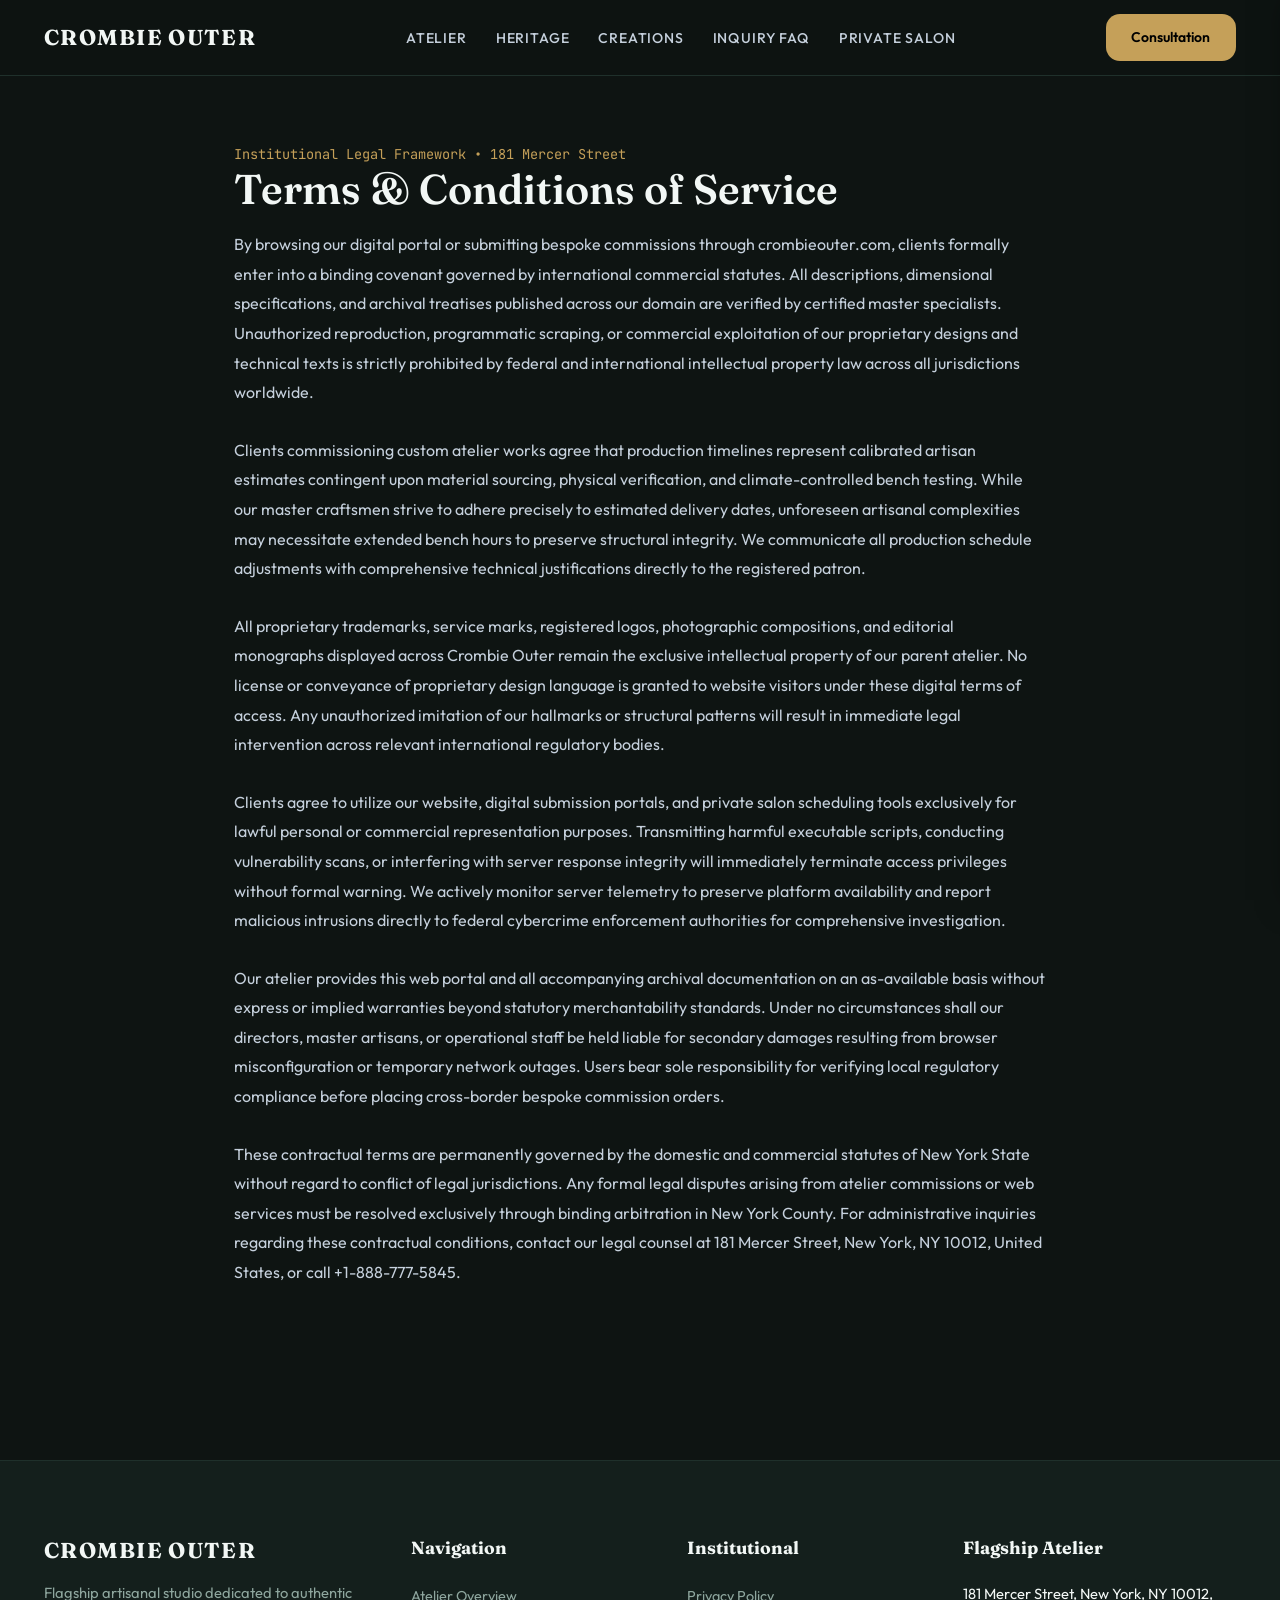
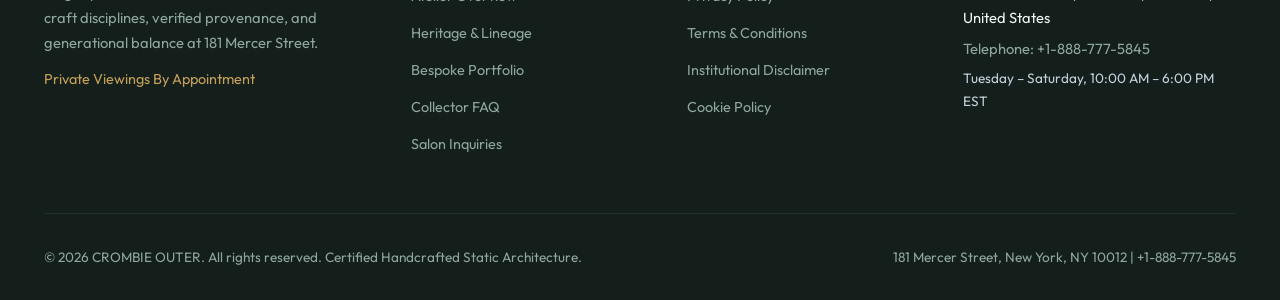
<file: terms-and-conditions.html>
<!DOCTYPE html>
<html lang="en">
<head>
  <!-- Google tag (gtag.js) -->
  <script async src="https://www.googletagmanager.com/gtag/js?id=G-0LY0HY7L01"></script>
  <script>
    window.dataLayer = window.dataLayer || [];
    function gtag(){dataLayer.push(arguments);}
    gtag('js', new Date());
    gtag('config', 'G-0LY0HY7L01');
  </script>
  <meta charset="UTF-8">
  <meta name="viewport" content="width=device-width, initial-scale=1.0">
  <title>Terms & Conditions | Crombie Outer</title>
  <meta name="description" content="Official Terms & Conditions of Service for Crombie Outer at 181 Mercer Street, New York, NY.">
  <link rel="preconnect" href="https://fonts.googleapis.com">
  <link rel="preconnect" href="https://fonts.gstatic.com" crossorigin>
  <link rel="stylesheet" href="https://fonts.googleapis.com/css2?family=Fraunces:ital,opsz,wght@0,9..144,400..800;1,9..144,400..800&family=Outfit:wght@300;400;500;600;700&family=JetBrains+Mono:wght@400;500&display=swap">
  <link rel="stylesheet" href="assets/css/style.css">
</head>
<body>
<header class="site-header">
  <div class="container header-inner">
    <a href="index.html" class="brand-logo">CROMBIE OUTER</a>
    <ul class="nav-desktop">
      <li><a href="index.html" class="">Atelier</a></li><li><a href="about.html" class="">Heritage</a></li><li><a href="services.html" class="">Creations</a></li><li><a href="faq.html" class="">Inquiry FAQ</a></li><li><a href="contact.html" class="">Private Salon</a></li>
    </ul>
    <div style="display:flex; align-items:center; gap:1rem;">
      <a href="contact.html" class="btn-primary header-cta-btn">Consultation</a>
      <button class="drawer-toggle" id="drawer-toggle" aria-label="Toggle Navigation Menu">&#9776;</button>
    </div>
  </div>
</header>
<div class="drawer-backdrop" id="drawer-backdrop"></div>
<div class="mobile-drawer" id="mobile-drawer">
  <div class="drawer-header">
    <span class="brand-logo">CROMBIE OUTER</span>
    <button class="drawer-close-btn" id="drawer-close-btn" aria-label="Close Navigation Menu">&times;</button>
  </div>
  <nav class="drawer-nav">
    <a href="index.html" class="">Atelier</a><a href="about.html" class="">Heritage</a><a href="services.html" class="">Creations</a><a href="faq.html" class="">Inquiry FAQ</a><a href="contact.html" class="">Private Salon</a>
  </nav>
  <div class="drawer-footer">
    <p><strong>181 Mercer Street, NYC</strong></p>
    <p>+1-888-777-5845</p>
  </div>
</div>
  <article class="legal-container">
    <span class="legal-meta">Institutional Legal Framework &bull; 181 Mercer Street</span>
    <h1>Terms & Conditions of Service</h1>
    <div class="legal-content">
      <p>By browsing our digital portal or submitting bespoke commissions through crombieouter.com, clients formally enter into a binding covenant governed by international commercial statutes. All descriptions, dimensional specifications, and archival treatises published across our domain are verified by certified master specialists. Unauthorized reproduction, programmatic scraping, or commercial exploitation of our proprietary designs and technical texts is strictly prohibited by federal and international intellectual property law across all jurisdictions worldwide.</p>
      <p>Clients commissioning custom atelier works agree that production timelines represent calibrated artisan estimates contingent upon material sourcing, physical verification, and climate-controlled bench testing. While our master craftsmen strive to adhere precisely to estimated delivery dates, unforeseen artisanal complexities may necessitate extended bench hours to preserve structural integrity. We communicate all production schedule adjustments with comprehensive technical justifications directly to the registered patron.</p>
      <p>All proprietary trademarks, service marks, registered logos, photographic compositions, and editorial monographs displayed across Crombie Outer remain the exclusive intellectual property of our parent atelier. No license or conveyance of proprietary design language is granted to website visitors under these digital terms of access. Any unauthorized imitation of our hallmarks or structural patterns will result in immediate legal intervention across relevant international regulatory bodies.</p>
      <p>Clients agree to utilize our website, digital submission portals, and private salon scheduling tools exclusively for lawful personal or commercial representation purposes. Transmitting harmful executable scripts, conducting vulnerability scans, or interfering with server response integrity will immediately terminate access privileges without formal warning. We actively monitor server telemetry to preserve platform availability and report malicious intrusions directly to federal cybercrime enforcement authorities for comprehensive investigation.</p>
      <p>Our atelier provides this web portal and all accompanying archival documentation on an as-available basis without express or implied warranties beyond statutory merchantability standards. Under no circumstances shall our directors, master artisans, or operational staff be held liable for secondary damages resulting from browser misconfiguration or temporary network outages. Users bear sole responsibility for verifying local regulatory compliance before placing cross-border bespoke commission orders.</p>
      <p>These contractual terms are permanently governed by the domestic and commercial statutes of New York State without regard to conflict of legal jurisdictions. Any formal legal disputes arising from atelier commissions or web services must be resolved exclusively through binding arbitration in New York County. For administrative inquiries regarding these contractual conditions, contact our legal counsel at 181 Mercer Street, New York, NY 10012, United States, or call +1-888-777-5845.</p>
    </div>
  </article>
<footer class="site-footer">
  <div class="container">
    <div class="footer-grid">
      <div class="footer-brand">
        <span class="brand-logo">CROMBIE OUTER</span>
        <p>Flagship artisanal studio dedicated to authentic craft disciplines, verified provenance, and generational balance at 181 Mercer Street.</p>
        <p style="color:var(--accent-gold); font-size:0.9rem; margin-top:0.75rem;">Private Viewings By Appointment</p>
      </div>
      <div class="footer-col">
        <h4>Navigation</h4>
        <ul>
          <li><a href="index.html">Atelier Overview</a></li>
          <li><a href="about.html">Heritage & Lineage</a></li>
          <li><a href="services.html">Bespoke Portfolio</a></li>
          <li><a href="faq.html">Collector FAQ</a></li>
          <li><a href="contact.html">Salon Inquiries</a></li>
        </ul>
      </div>
      <div class="footer-col">
        <h4>Institutional</h4>
        <ul>
          <li><a href="privacy-policy.html">Privacy Policy</a></li>
          <li><a href="terms-and-conditions.html">Terms & Conditions</a></li>
          <li><a href="disclaimer.html">Institutional Disclaimer</a></li>
          <li><a href="cookie-policy.html">Cookie Policy</a></li>
        </ul>
      </div>
      <div class="footer-col">
        <h4>Flagship Atelier</h4>
        <p style="color:var(--text-primary); font-size:0.92rem; margin-bottom:0.4rem;">181 Mercer Street, New York, NY 10012, United States</p>
        <p style="color:var(--text-muted); font-size:0.92rem; margin-bottom:0.4rem;">Telephone: +1-888-777-5845</p>
        <p style="color:var(--text-secondary); font-size:0.85rem;">Tuesday &ndash; Saturday, 10:00 AM &ndash; 6:00 PM EST</p>
      </div>
    </div>
    <div class="footer-bottom">
      <span>&copy; 2026 CROMBIE OUTER. All rights reserved. Certified Handcrafted Static Architecture.</span>
      <span>181 Mercer Street, New York, NY 10012 | +1-888-777-5845</span>
    </div>
  </div>
</footer>
<script src="assets/js/script.js"></script>
<script src="assets/js/main.js"></script>
</body>
</html>
</file>
<file: assets/css/style.css>
/* Theme Stylesheet • Pure CSS Framework • Archetype: Nordic Vanguard & Minimalist Organic */
:root {
  --font-heading: 'Fraunces', serif;
  --font-body: 'Outfit', sans-serif;
  --font-mono: 'JetBrains Mono', monospace;
  --bg-primary: #0e1412;
  --bg-surface: #141f1c;
  --bg-surface-elevated: #1b2a26;
  --text-primary: #f2f7f5;
  --text-secondary: #c5d0dc;
  --text-muted: #8ea69e;
  --accent-gold: #c5a059;
  --border-subtle: #1f302b;
  --border-strong: #c5a05944;
  --radius-sm: 14px;
  --radius-md: 14px;
  --radius-lg: 16px;
  --max-width: 1240px;
}
*, *::before, *::after { box-sizing: border-box; margin: 0; padding: 0; }
body { font-family: var(--font-body); background: var(--bg-primary); color: var(--text-primary); line-height: 1.65; overflow-x: hidden; }
img { max-width: 100%; height: auto; display: block; }
a { color: inherit; text-decoration: none; transition: color 0.2s, opacity 0.2s; }
a:hover { color: var(--accent-gold); }
.container { width: 100%; max-width: var(--max-width); margin: 0 auto; padding: 0 1.5rem; }

/* Sticky Header */
.site-header { position: sticky; top: 0; z-index: 1000; height: 76px; background: #0e1412ee; backdrop-filter: blur(14px); border-bottom: 1px solid var(--border-subtle); display: flex; align-items: center; }
.header-inner { display: flex; align-items: center; justify-content: space-between; gap: 1.5rem; }
.brand-logo { font-family: var(--font-heading); font-size: 1.35rem; font-weight: 700; letter-spacing: 0.06em; color: var(--text-primary); white-space: nowrap; }
.nav-desktop { display: flex; gap: 1.8rem; list-style: none; align-items: center; }
.nav-desktop a { font-size: 0.88rem; font-weight: 500; color: var(--text-secondary); text-transform: uppercase; letter-spacing: 0.06em; transition: color 0.2s; }
.nav-desktop a.active, .nav-desktop a:hover { color: var(--accent-gold); }

/* Buttons */
.btn-primary { display: inline-flex; align-items: center; justify-content: center; padding: 0.75rem 1.6rem; background: var(--accent-gold); color: #000; font-weight: 600; font-size: 0.875rem; border-radius: var(--radius-sm); border: none; cursor: pointer; transition: transform 0.2s, opacity 0.2s; white-space: nowrap; }
.btn-primary:hover { opacity: 0.92; transform: translateY(-1px); color: #000; }
.btn-secondary { display: inline-flex; align-items: center; justify-content: center; padding: 0.75rem 1.6rem; background: transparent; color: var(--text-primary); font-weight: 600; font-size: 0.875rem; border-radius: var(--radius-sm); border: 1px solid var(--border-strong); cursor: pointer; transition: border-color 0.2s, color 0.2s; white-space: nowrap; }
.btn-secondary:hover { border-color: var(--accent-gold); color: var(--accent-gold); }
.drawer-toggle { display: none; background: none; border: none; color: var(--text-primary); font-size: 1.6rem; cursor: pointer; padding: 0.4rem; }

/* Mobile Drawer */
.drawer-backdrop { display: none; position: fixed; inset: 0; background: rgba(0,0,0,0.7); backdrop-filter: blur(4px); z-index: 1001; opacity: 0; transition: opacity 0.3s; }
.mobile-drawer { position: fixed; top: 0; right: -320px; width: 300px; height: 100vh; background: var(--bg-surface); z-index: 1002; padding: 2rem; display: flex; flex-direction: column; justify-content: space-between; transition: right 0.3s cubic-bezier(0.16, 1, 0.3, 1); border-left: 1px solid var(--border-subtle); box-shadow: -10px 0 30px rgba(0,0,0,0.5); }
body.drawer-open { overflow: hidden; }
body.drawer-open .drawer-backdrop { display: block; opacity: 1; }
body.drawer-open .mobile-drawer { right: 0; }
.drawer-header { display: flex; justify-content: space-between; align-items: center; padding-bottom: 1.5rem; border-bottom: 1px solid var(--border-subtle); }
.drawer-close-btn { background: none; border: none; color: var(--text-primary); font-size: 2rem; cursor: pointer; line-height: 1; }
.drawer-nav { display: flex; flex-direction: column; gap: 1.25rem; margin-top: 2rem; }
.drawer-nav a { font-size: 1.15rem; font-family: var(--font-heading); color: var(--text-primary); }
.drawer-nav a.active { color: var(--accent-gold); }
.drawer-footer { font-size: 0.85rem; color: var(--text-muted); border-top: 1px solid var(--border-subtle); padding-top: 1.5rem; line-height: 1.6; }

/* Typography & Layout Elements */
.hero { padding: 5rem 0; border-bottom: 1px solid var(--border-subtle); position: relative; }
.eyebrow { font-family: var(--font-mono); font-size: 0.85rem; color: var(--accent-gold); text-transform: uppercase; letter-spacing: 0.1em; display: inline-block; margin-bottom: 0.75rem; }
h1 { font-family: var(--font-heading); font-size: 3rem; line-height: 1.15; margin-bottom: 1.5rem; font-weight: 600; }
h2 { font-family: var(--font-heading); font-size: 2.25rem; line-height: 1.25; margin-bottom: 1rem; }
h3 { font-family: var(--font-heading); font-size: 1.4rem; line-height: 1.35; margin-bottom: 0.75rem; }
.section-pad { padding: 5.5rem 0; }
.section-header { text-align: center; max-width: 780px; margin: 0 auto 3.5rem; }
.grid-3 { display: grid; grid-template-columns: repeat(3, 1fr); gap: 2rem; }
.grid-2 { display: grid; grid-template-columns: repeat(2, 1fr); gap: 2.5rem; }
.grid-4 { display: grid; grid-template-columns: repeat(4, 1fr); gap: 1.5rem; }

/* Cards */
.card { background: var(--bg-surface); border: 1px solid var(--border-subtle); border-radius: var(--radius-md); overflow: hidden; transition: transform 0.25s, border-color 0.25s; }
.card:hover { transform: translateY(-4px); border-color: var(--border-strong); }
.card img { width: 100%; height: 260px; object-fit: cover; }
.card-body { padding: 1.75rem; }
.card-body h3 { font-size: 1.3rem; margin-bottom: 0.75rem; }
.card-body p { color: var(--text-muted); font-size: 0.95rem; line-height: 1.65; }

/* Feature Pillars */
.pillar-card { background: var(--bg-surface); border: 1px solid var(--border-subtle); border-radius: var(--radius-md); padding: 2.25rem; text-align: left; }
.pillar-num { font-family: var(--font-mono); color: var(--accent-gold); font-size: 1.25rem; margin-bottom: 1rem; display: block; font-weight: 600; }

/* Benchmark Matrix / Spec Table */
.spec-table-wrap { overflow-x: auto; background: var(--bg-surface); border: 1px solid var(--border-subtle); border-radius: var(--radius-md); margin-top: 2rem; }
.spec-table { width: 100%; border-collapse: collapse; text-align: left; font-size: 0.95rem; }
.spec-table th { background: var(--bg-surface-elevated); padding: 1.1rem 1.5rem; font-family: var(--font-heading); color: var(--accent-gold); border-bottom: 1px solid var(--border-subtle); letter-spacing: 0.05em; }
.spec-table td { padding: 1rem 1.5rem; border-bottom: 1px solid var(--border-subtle); color: var(--text-secondary); }
.spec-table tr:last-child td { border-bottom: none; }

/* Testimonials */
.quote-card { background: var(--bg-surface); border: 1px solid var(--border-subtle); border-radius: var(--radius-md); padding: 2rem; position: relative; }
.quote-text { font-style: italic; color: var(--text-secondary); font-size: 1.05rem; line-height: 1.7; margin-bottom: 1.5rem; }
.quote-author { font-weight: 600; color: var(--text-primary); }
.quote-role { font-size: 0.85rem; color: var(--accent-gold); font-family: var(--font-mono); }

/* FAQ Accordion */
.faq-list { display: flex; flex-direction: column; gap: 1rem; max-width: 860px; margin: 0 auto; }
.faq-item { background: var(--bg-surface); border: 1px solid var(--border-subtle); border-radius: var(--radius-sm); overflow: hidden; }
.faq-question { width: 100%; text-align: left; padding: 1.25rem 1.5rem; background: none; border: none; color: var(--text-primary); font-family: var(--font-heading); font-size: 1.1rem; display: flex; justify-content: space-between; align-items: center; cursor: pointer; }
.faq-answer { display: none; padding: 0 1.5rem 1.5rem; color: var(--text-secondary); font-size: 0.95rem; line-height: 1.7; border-top: 1px solid transparent; }
.faq-item.active .faq-answer { display: block; }
.faq-item.active .faq-question { color: var(--accent-gold); }

/* Legal / Policy Articles */
.legal-container { max-width: 860px; margin: 0 auto; padding: 4rem 1.5rem; }
.legal-container h1 { font-size: 2.6rem; margin-bottom: 1rem; }
.legal-meta { font-family: var(--font-mono); font-size: 0.85rem; color: var(--accent-gold); margin-bottom: 2.5rem; }
.legal-content h2 { font-size: 1.6rem; margin: 2rem 0 1rem; color: var(--text-primary); }
.legal-content p { color: var(--text-secondary); line-height: 1.85; margin-bottom: 1.75rem; font-size: 1rem; }

/* Footer */
.site-footer { background: var(--bg-surface); border-top: 1px solid var(--border-subtle); padding: 4.5rem 0 2rem; margin-top: 5rem; }
.footer-grid { display: grid; grid-template-columns: 1.4fr 1fr 1fr 1.2fr; gap: 3rem; margin-bottom: 3.5rem; }
.footer-brand p { font-size: 0.92rem; color: var(--text-muted); line-height: 1.7; margin-top: 0.75rem; }
.footer-col h4 { font-family: var(--font-heading); font-size: 1.1rem; margin-bottom: 1.25rem; color: var(--text-primary); }
.footer-col ul { list-style: none; display: flex; flex-direction: column; gap: 0.65rem; }
.footer-col a { color: var(--text-muted); font-size: 0.9rem; transition: color 0.2s; }
.footer-col a:hover { color: var(--accent-gold); }
.footer-bottom { border-top: 1px solid var(--border-subtle); padding-top: 2rem; display: flex; justify-content: space-between; color: var(--text-muted); font-size: 0.85rem; flex-wrap: wrap; gap: 1rem; }

/* Responsive Breakpoints */
@media (max-width: 1040px) {
  .grid-3 { grid-template-columns: repeat(2, 1fr); }
  .grid-4 { grid-template-columns: repeat(2, 1fr); }
  .footer-grid { grid-template-columns: 1fr 1fr; gap: 2.5rem; }
  .header-cta-btn { display: none; }
}
@media (max-width: 820px) {
  h1 { font-size: 2.4rem; }
  h2 { font-size: 1.85rem; }
  .nav-desktop { display: none; }
  .drawer-toggle { display: block; }
  .grid-3, .grid-2, .grid-4 { grid-template-columns: 1fr; }
  .footer-grid { grid-template-columns: 1fr; gap: 2rem; }
  .footer-bottom { flex-direction: column; text-align: center; }
}
</file>
